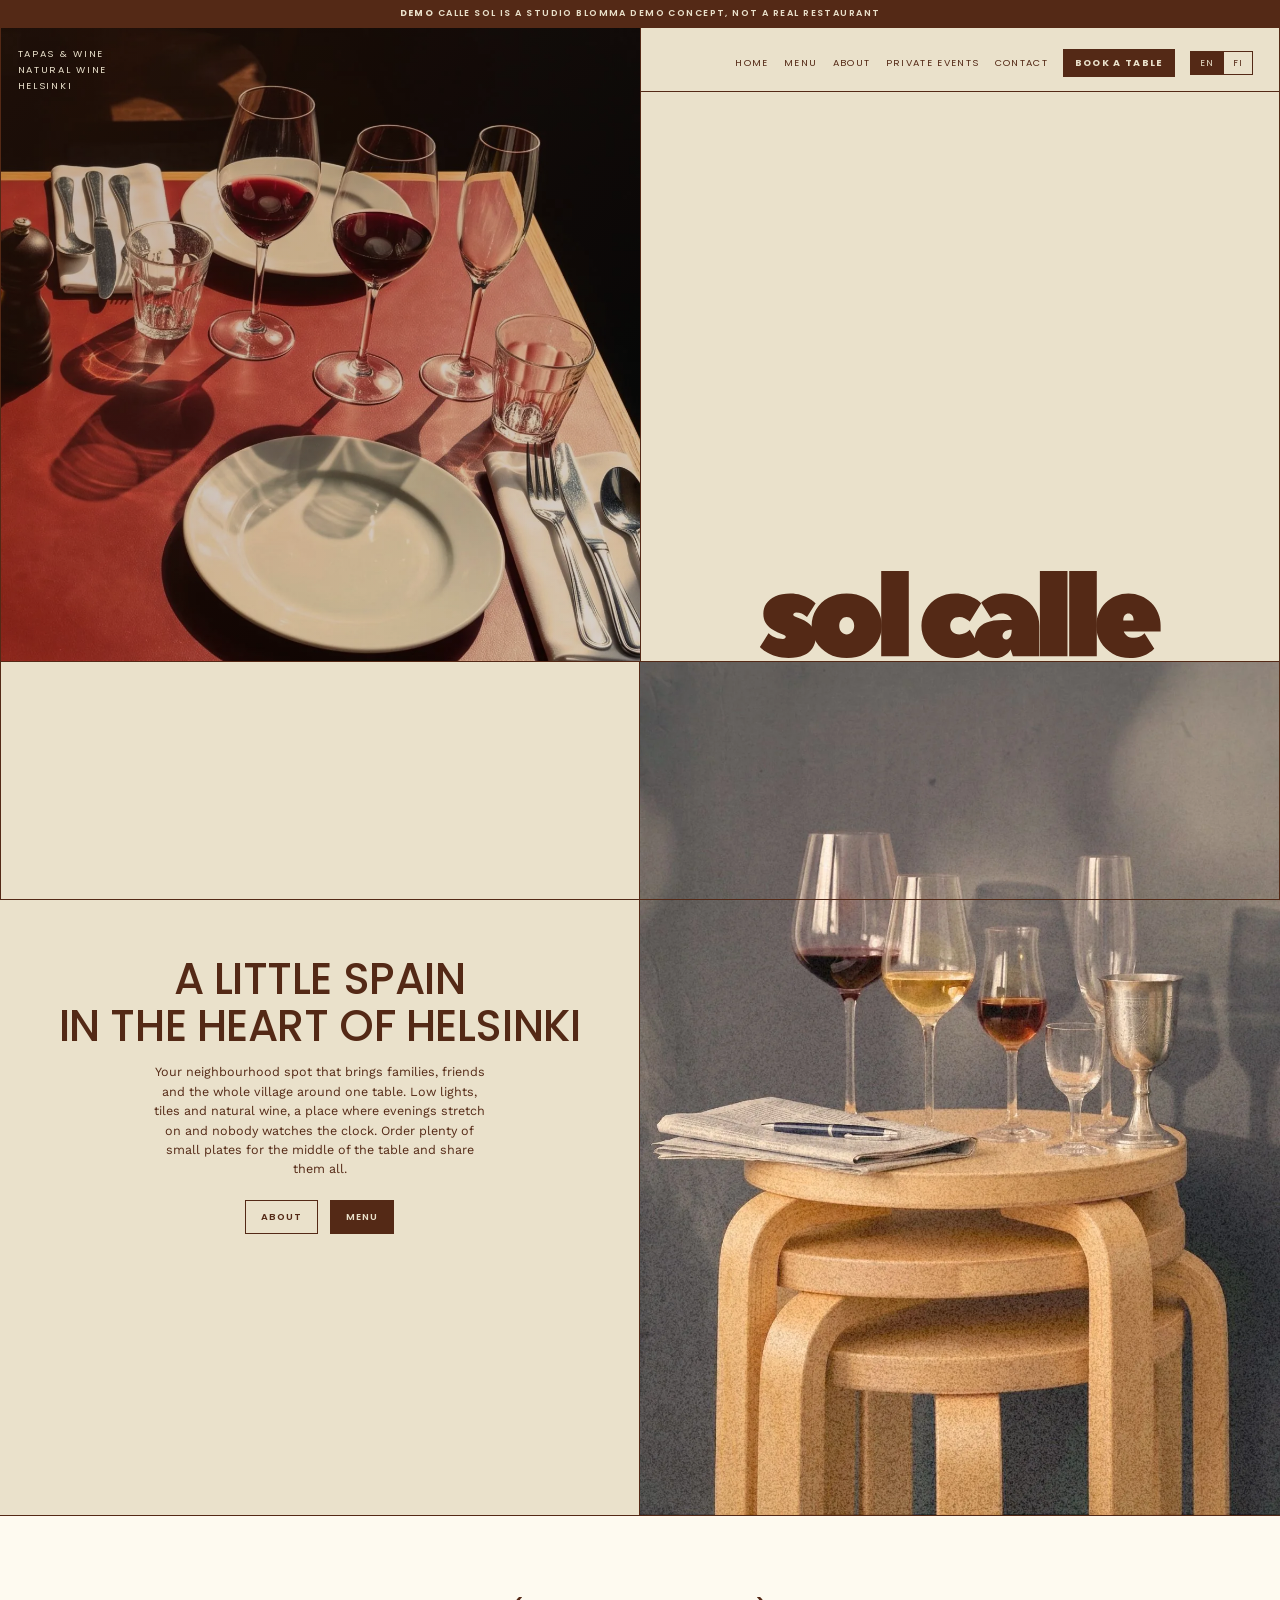
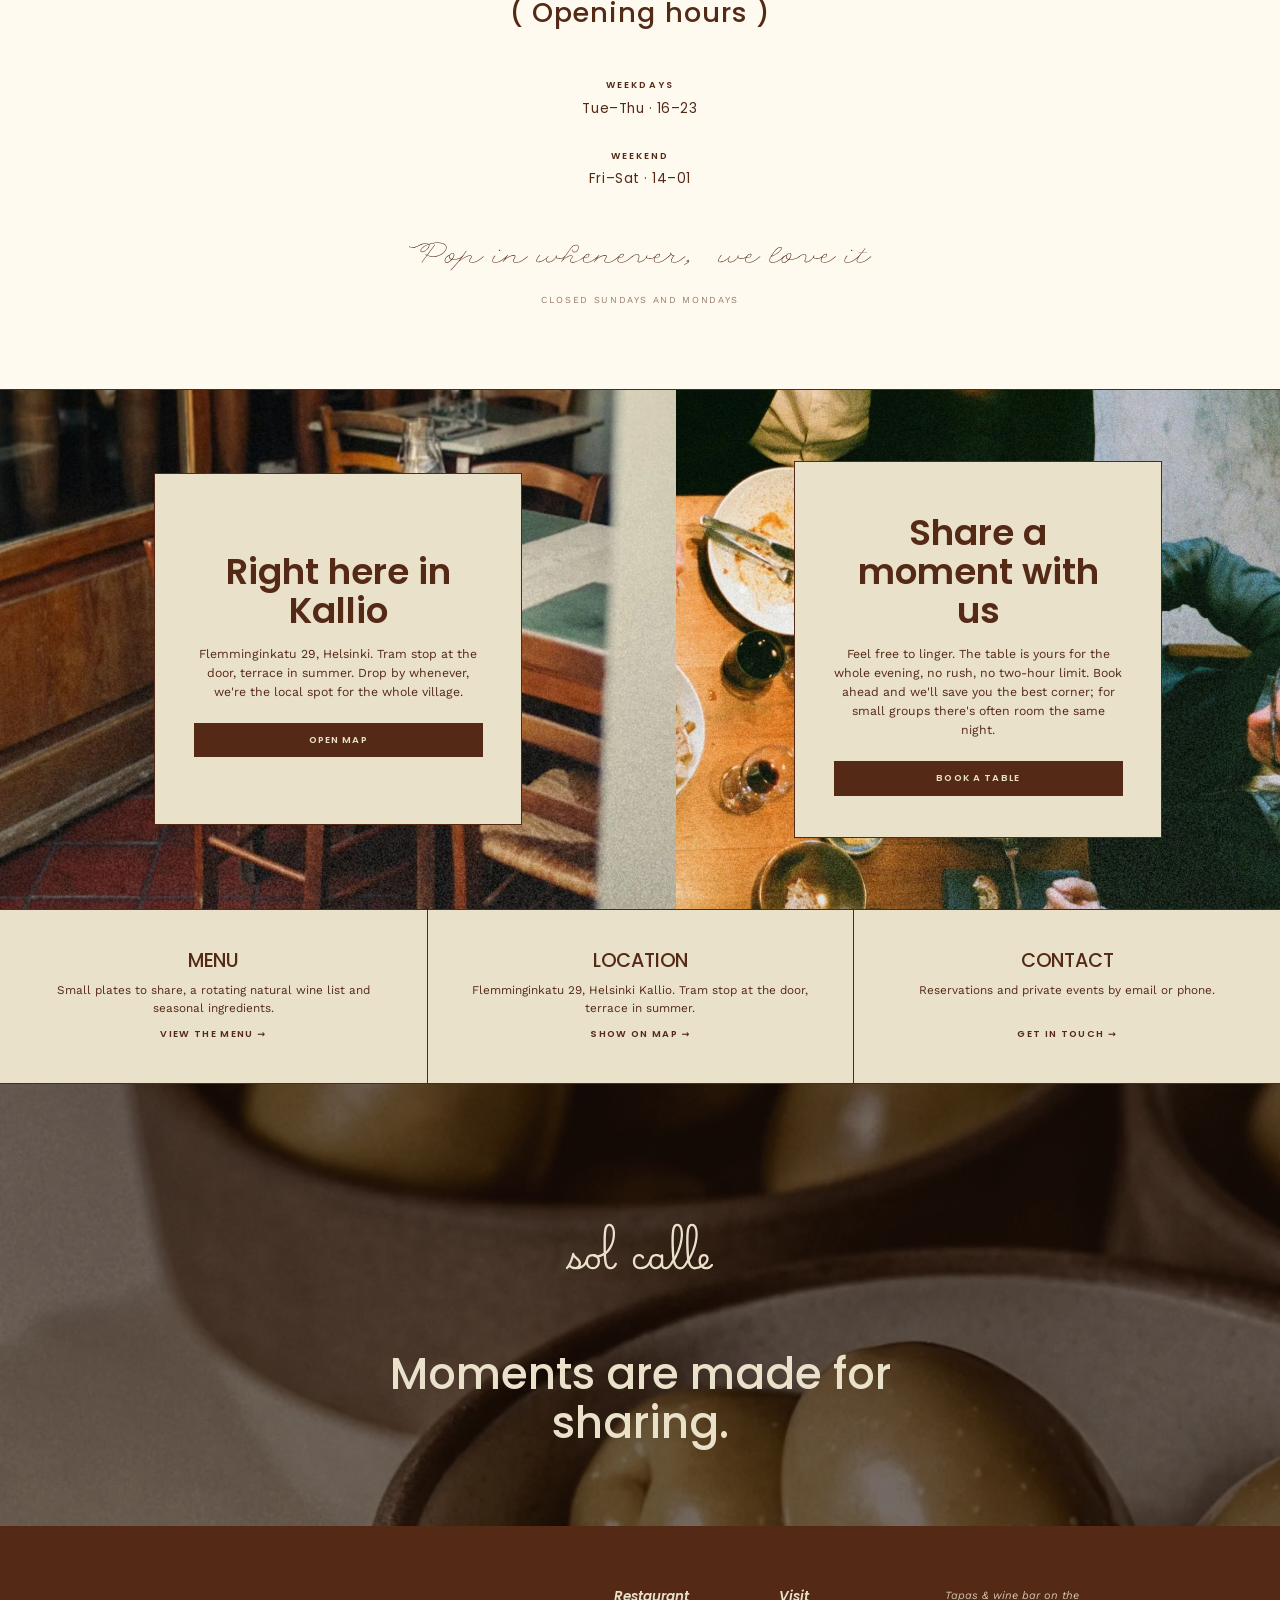
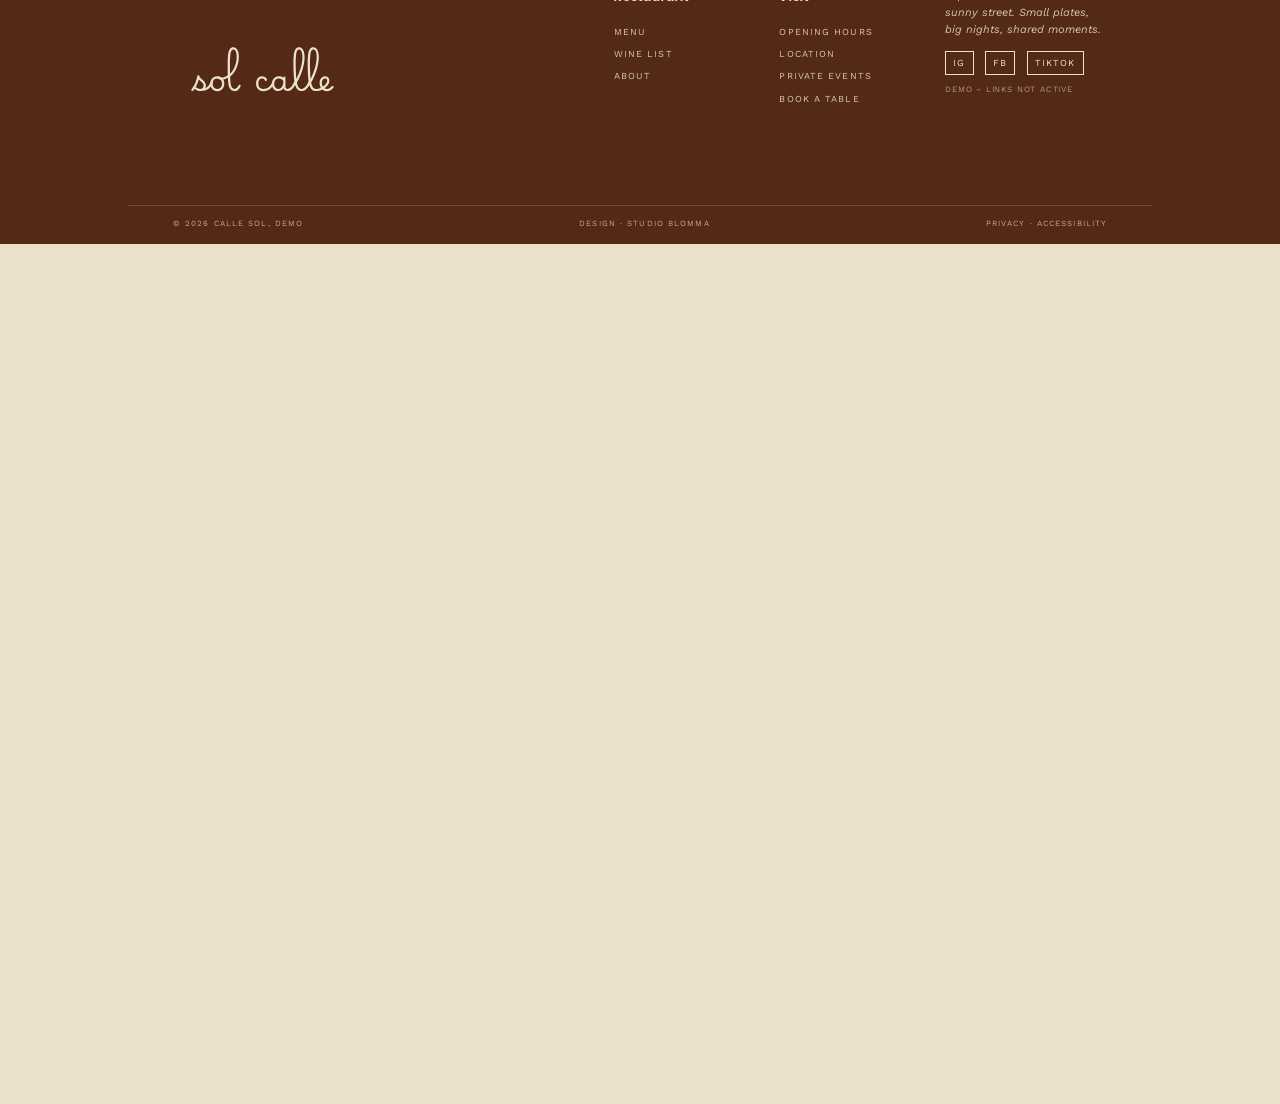
<file: index.html>
<!DOCTYPE html>
<html lang="en" data-lang="en">
<head>
  <meta charset="UTF-8" />
  <meta name="viewport" content="width=device-width, initial-scale=1.0" />
  <title>Calle Sol, tapas &amp; wine bar (demo)</title>
  <meta name="description" content="Calle Sol, a little Spain in the heart of Helsinki. Tapas, natural wine and shared moments. (Studio Blomma demo concept.)" />

  <link rel="preconnect" href="https://fonts.googleapis.com" />
  <link rel="preconnect" href="https://fonts.gstatic.com" crossorigin />
  <link href="https://fonts.googleapis.com/css2?family=Poppins:wght@400;500;600&family=Work+Sans:wght@400;500;600&display=swap" rel="stylesheet" />

  <link rel="stylesheet" href="sivut.css" />
  <script src="lang.js"></script>
</head>
<body>

  <!-- ====== STICKY-YLÄPALKKI (skrollatessa) ====== -->
  <header class="scrolltop" id="scrolltop">
    <a href="index.html" class="scrolltop__logo" aria-label="Calle Sol"></a>
    <nav class="scrolltop__nav">
      <a href="index.html"><span data-l="en">Home</span><span data-l="fi">Etusivu</span></a>
      <a href="assets/menu/calle-sol-menu.pdf" target="_blank" rel="noopener"><span data-l="en">Menu</span><span data-l="fi">Ruokalista</span></a>
      <a href="meista.html"><span data-l="en">About</span><span data-l="fi">Meistä</span></a>
      <a href="yksityistilaisuudet.html"><span data-l="en">Private events</span><span data-l="fi">Yksityistilaisuudet</span></a>
      <a href="ota-yhteytta.html"><span data-l="en">Contact</span><span data-l="fi">Yhteystiedot</span></a>
      <a class="is-cta" href="ota-yhteytta.html#varaa"><span data-l="en">Book a table</span><span data-l="fi">Varaa pöytä</span></a>
      <span class="langtoggle">
        <button type="button" data-setlang="en">EN</button>
        <button type="button" data-setlang="fi">FI</button>
      </span>
      <button type="button" class="navtoggle" data-nav-open aria-label="Menu">☰</button>
    </nav>
  </header>

  <!-- ====== DEMO-MUISTUTUS ====== -->
  <div class="demo-bar">
    <b>Demo</b>
    <span data-l="en"> Calle Sol is a Studio Blomma demo concept, not a real restaurant</span>
    <span data-l="fi"> Calle Sol on Studio Blomman demokonsepti, ei oikea ravintola</span>
  </div>

  <!-- ====== 107 · HERO ====== -->
  <header class="hero107">
    <div class="hero107__img" style="background-image:linear-gradient(135deg, rgba(84,41,22,.35), rgba(0,0,0,.15)), url('assets/kuvat/kuva-5.webp')">
      <div class="hero107__corner">
        <span data-l="en">Tapas &amp; wine<br />Natural wine<br />Helsinki</span>
        <span data-l="fi">Tapas &amp; vino<br />Luonnonviini<br />Helsinki</span>
      </div>
    </div>
    <div class="hero107__panel">
      <nav class="hero107__nav">
        <a href="index.html"><span data-l="en">Home</span><span data-l="fi">Etusivu</span></a>
        <a href="assets/menu/calle-sol-menu.pdf" target="_blank" rel="noopener"><span data-l="en">Menu</span><span data-l="fi">Ruokalista</span></a>
        <a href="meista.html"><span data-l="en">About</span><span data-l="fi">Meistä</span></a>
        <a href="yksityistilaisuudet.html"><span data-l="en">Private events</span><span data-l="fi">Yksityistilaisuudet</span></a>
        <a href="ota-yhteytta.html"><span data-l="en">Contact</span><span data-l="fi">Yhteystiedot</span></a>
        <a class="is-cta" href="ota-yhteytta.html#varaa"><span data-l="en">Book a table</span><span data-l="fi">Varaa pöytä</span></a>
        <span class="langtoggle">
          <button type="button" data-setlang="en">EN</button>
          <button type="button" data-setlang="fi">FI</button>
        </span>
        <button type="button" class="navtoggle" data-nav-open aria-label="Menu">☰</button>
      </nav>
      <span class="hero107__logo logomask" role="img" aria-label="Calle Sol"></span>
    </div>
  </header>

  <!-- ====== 205 · LYHYT ESITTELY ====== -->
  <section class="intro205" id="esittely">
    <div class="intro205__text">
      <span class="eyebrow"><span data-l="en">What · where · vibe</span><span data-l="fi">Mitä · missä · tunnelma</span></span>
      <h2>
        <span data-l="en">A little <em>Spain</em><br />in the heart of Helsinki</span>
        <span data-l="fi">Pieni <em>Espanja</em><br />keskellä Helsinkiä</span>
      </h2>
      <p class="intro205__body">
        <span data-l="en">Your neighbourhood spot that brings families, friends and the whole village around one table. Low lights, tiles and natural wine, a place where evenings stretch on and nobody watches the clock. Order plenty of small plates for the middle of the table and share them all.</span>
        <span data-l="fi">Sinun lähinaapurisi, joka tuo perheet, kaverit ja koko kylän saman pöydän ääreen. Matalat valot, kaakelit ja luonnonviini, paikka, jossa illat venyvät eikä kukaan katso kelloa. Tilataan rohkeasti monta lautasta keskelle pöytää ja jaetaan kaikki.</span>
      </p>
      <div class="intro205__btns">
        <a class="btn" href="meista.html"><span data-l="en">About</span><span data-l="fi">Meistä</span></a>
        <a class="btn btn--solid" href="assets/menu/calle-sol-menu.pdf" target="_blank" rel="noopener"><span data-l="en">Menu</span><span data-l="fi">Ruokalista</span></a>
      </div>
    </div>
    <div class="intro205__img" style="background-image:url('assets/kuvat/kuva-13.webp')"></div>
  </section>

  <!-- ====== AUKIOLOAJAT ====== -->
  <section class="hours" id="aukiolo">
    <h2 class="hours__title">( <span data-l="en">Opening hours</span><span data-l="fi">Aukioloajat</span> )</h2>
    <div class="hours__grid">
      <span class="hours__arrow">&lt;</span>
      <div class="hours__cols">
        <div class="hours__col">
          <span class="eyebrow"><span data-l="en">Weekdays</span><span data-l="fi">Arkisin</span></span>
          <p><span data-l="en">Tue–Thu · 16–23</span><span data-l="fi">Ti–To · 16–23</span></p>
        </div>
        <div class="hours__col">
          <span class="eyebrow"><span data-l="en">Weekend</span><span data-l="fi">Viikonloppu</span></span>
          <p><span data-l="en">Fri–Sat · 14–01</span><span data-l="fi">Pe–La · 14–01</span></p>
        </div>
      </div>
      <span class="hours__arrow">&gt;</span>
    </div>
    <p class="hours__note">
      <img class="hours__note-img" src="assets/graphics/pop-whenever.svg" alt="Pop in whenever, we love it" />
    </p>
    <p class="hours__closed"><span data-l="en">Closed Sundays and Mondays</span><span data-l="fi">Sunnuntaisin ja maanantaisin suljettu</span></p>
  </section>

  <!-- ====== 217 · KAKSI PANEELIA (sijainti + varaukset) ====== -->
  <section class="book217" id="varaa">
    <div class="book217__panel" style="background-image:url('assets/kuvat/kuva-6.webp')">
      <div class="book217__card">
        <h2><span data-l="en">Right here in Kallio</span><span data-l="fi">Täällä Kalliossa</span></h2>
        <p>
          <span data-l="en">Flemminginkatu 29, Helsinki. Tram stop at the door, terrace in summer. Drop by whenever, we're the local spot for the whole village.</span>
          <span data-l="fi">Flemminginkatu 29, Helsinki. Raitiovaunupysäkki oven edessä, terassi kesällä. Poikkea ihmeessä, me ollaan koko kylän lähibaari.</span>
        </p>
        <a class="btn btn--solid" href="ota-yhteytta.html#kartta"><span data-l="en">Open map</span><span data-l="fi">Avaa kartta</span></a>
      </div>
    </div>
    <div class="book217__panel" style="background-image:url('assets/kuvat/kuva-4.webp')">
      <div class="book217__card">
        <h2><span data-l="en">Share a moment with us</span><span data-l="fi">Jaa hetki meidän kanssamme</span></h2>
        <p>
          <span data-l="en">Feel free to linger. The table is yours for the whole evening, no rush, no two-hour limit. Book ahead and we'll save you the best corner; for small groups there's often room the same night.</span>
          <span data-l="fi">Meillä saa viipyä. Pöytä on sinun koko illaksi, ei kiirettä, ei kahden tunnin rajaa. Varaa etukäteen, niin pidämme parhaan nurkan sinulle; pienelle porukalle löytyy paikka usein samana iltanakin.</span>
        </p>
        <a class="btn btn--solid" href="ota-yhteytta.html#varaa"><span data-l="en">Book a table</span><span data-l="fi">Varaa pöytä</span></a>
      </div>
    </div>
  </section>

  <!-- ====== NOSTOT ====== -->
  <section class="nostot" id="yhteys">
    <article class="nostot__item">
      <span class="eyebrow">01</span>
      <h3><span data-l="en">Menu</span><span data-l="fi">Ruokalista</span></h3>
      <p><span data-l="en">Small plates to share, a rotating natural wine list and seasonal ingredients.</span><span data-l="fi">Pieniä lautasia jaettavaksi, vaihtuva luonnonviinilista ja kauden raaka-aineet.</span></p>
      <a class="nostot__link" href="assets/menu/calle-sol-menu.pdf" target="_blank" rel="noopener"><span data-l="en">View the menu</span><span data-l="fi">Katso ruokalista</span></a>
    </article>
    <article class="nostot__item">
      <span class="eyebrow">02</span>
      <h3><span data-l="en">Location</span><span data-l="fi">Sijainti</span></h3>
      <p><span data-l="en">Flemminginkatu 29, Helsinki Kallio. Tram stop at the door, terrace in summer.</span><span data-l="fi">Flemminginkatu 29, Helsingin Kallio. Raitiovaunupysäkki oven edessä, terassi kesällä.</span></p>
      <a class="nostot__link" href="ota-yhteytta.html#kartta"><span data-l="en">Show on map</span><span data-l="fi">Näytä kartalla</span></a>
    </article>
    <article class="nostot__item">
      <span class="eyebrow">03</span>
      <h3><span data-l="en">Contact</span><span data-l="fi">Yhteystiedot</span></h3>
      <p><span data-l="en">Reservations and private events by email or phone.</span><span data-l="fi">Varaukset ja yksityistilaisuudet sähköpostilla tai puhelimitse.</span></p>
      <a class="nostot__link" href="ota-yhteytta.html"><span data-l="en">Get in touch</span><span data-l="fi">Ota yhteyttä</span></a>
    </article>
  </section>

  <!-- ====== 908 · MISSIOLAUSE ====== -->
  <section class="mission908" style="background-image:linear-gradient(rgba(30,15,8,.62), rgba(30,15,8,.62)), url('assets/kuvat/kuva-11.webp')">
    <span class="logomask mission908__mark" aria-hidden="true"></span>
    <h2><span data-l="en">Moments are made for sharing.</span><span data-l="fi">Hetket on tehty jaettaviksi.</span></h2>
  </section>

  <!-- ====== 303 · FOOTER (kaikkiin sivuihin) ====== -->
  <footer class="footer303">
    <div class="footer303__main">
      <div>
        <span class="footer303__logo logomask" role="img" aria-label="Calle Sol"></span>
      </div>
      <div class="col">
        <h4><span data-l="en">Restaurant</span><span data-l="fi">Ravintola</span></h4>
        <a href="assets/menu/calle-sol-menu.pdf" target="_blank" rel="noopener"><span data-l="en">Menu</span><span data-l="fi">Ruokalista</span></a>
        <a href="assets/menu/calle-sol-menu.pdf" target="_blank" rel="noopener"><span data-l="en">Wine list</span><span data-l="fi">Viinilista</span></a>
        <a href="meista.html"><span data-l="en">About</span><span data-l="fi">Meistä</span></a>
      </div>
      <div class="col">
        <h4><span data-l="en">Visit</span><span data-l="fi">Vieraile</span></h4>
        <a href="#aukiolo"><span data-l="en">Opening hours</span><span data-l="fi">Aukioloajat</span></a>
        <a href="ota-yhteytta.html#kartta"><span data-l="en">Location</span><span data-l="fi">Sijainti</span></a>
        <a href="yksityistilaisuudet.html"><span data-l="en">Private events</span><span data-l="fi">Yksityistilaisuudet</span></a>
        <a href="ota-yhteytta.html#varaa"><span data-l="en">Book a table</span><span data-l="fi">Varaa pöytä</span></a>
      </div>
      <div>
        <p class="footer303__desc">
          <span data-l="en">Tapas &amp; wine bar on the sunny street. Small plates, big nights, shared moments.</span>
          <span data-l="fi">Tapas &amp; viinibaari aurinkokadun varrella. Pieniä lautasia, isoja iltoja, jaettuja hetkiä.</span>
        </p>
        <div class="footer303__social">
          <a href="#" class="demolink">IG</a>
          <a href="#" class="demolink">FB</a>
          <a href="#" class="demolink">TikTok</a>
        </div>
        <p class="footer303__socialnote">
          <span data-l="en">Demo – links not active</span>
          <span data-l="fi">Demo – linkit eivät käytössä</span>
        </p>
      </div>
    </div>
    <div class="footer303__legal">
      <span>© 2026 Calle Sol, demo</span>
      <span><span data-l="en">Design</span><span data-l="fi">Suunnittelu</span> · Studio Blomma</span>
      <span><span data-l="en">Privacy · Accessibility</span><span data-l="fi">Tietosuoja · Saavutettavuus</span></span>
    </div>
  </footer>

  <!-- ====== MOBIILIVALIKKO-OVERLAY ====== -->
  <div class="navmodal" id="navmodal" hidden>
    <div class="navmodal__overlay" data-nav-close></div>
    <nav class="navmodal__dialog" role="dialog" aria-modal="true" aria-label="Menu">
      <button class="navmodal__close" type="button" data-nav-close aria-label="Close">×</button>
      <a href="index.html"><span data-l="en">Home</span><span data-l="fi">Etusivu</span></a>
      <a href="assets/menu/calle-sol-menu.pdf" target="_blank" rel="noopener"><span data-l="en">Menu</span><span data-l="fi">Ruokalista</span></a>
      <a href="meista.html"><span data-l="en">About</span><span data-l="fi">Meistä</span></a>
      <a href="yksityistilaisuudet.html"><span data-l="en">Private events</span><span data-l="fi">Yksityistilaisuudet</span></a>
      <a href="ota-yhteytta.html"><span data-l="en">Contact</span><span data-l="fi">Yhteystiedot</span></a>
      <a class="is-cta" href="ota-yhteytta.html#varaa"><span data-l="en">Book a table</span><span data-l="fi">Varaa pöytä</span></a>
      <span class="langtoggle">
        <button type="button" data-setlang="en">EN</button>
        <button type="button" data-setlang="fi">FI</button>
      </span>
    </nav>
  </div>

  <!-- ====== BOOK A TABLE -MODAALI ====== -->
  <div class="bookmodal" id="bookmodal" hidden>
    <div class="bookmodal__overlay" data-book-close></div>
    <div class="bookmodal__dialog" role="dialog" aria-modal="true" aria-label="Book a table">
      <button class="bookmodal__close" type="button" data-book-close aria-label="Close">×</button>
      <div class="bookmodal__img"></div>
      <div class="bookmodal__body">
        <h2><span data-l="en">Book a table</span><span data-l="fi">Varaa pöytä</span></h2>
        <p>
          <span data-l="en">Reservations by email at <a href="mailto:hola@callesol.demo">hola@callesol.demo</a> or by phone on <a href="tel:+358401234567">+358 40 123 4567</a>. You can also fill in the booking form on our contact page, and we'll confirm your table and hold it for the whole evening.</span>
          <span data-l="fi">Varaukset sähköpostitse <a href="mailto:hola@callesol.demo">hola@callesol.demo</a> tai puhelimitse <a href="tel:+358401234567">+358 40 123 4567</a>. Voit myös täyttää varauslomakkeen yhteystiedot-sivulla, niin vahvistamme pöydän ja pidämme sen sinulle koko illaksi.</span>
        </p>
        <a class="btn btn--solid bookmodal__link" href="ota-yhteytta.html#varaa"><span data-l="en">Go to the booking page</span><span data-l="fi">Siirry varaussivulle</span></a>
      </div>
    </div>
  </div>

</body>
</html>
</file>
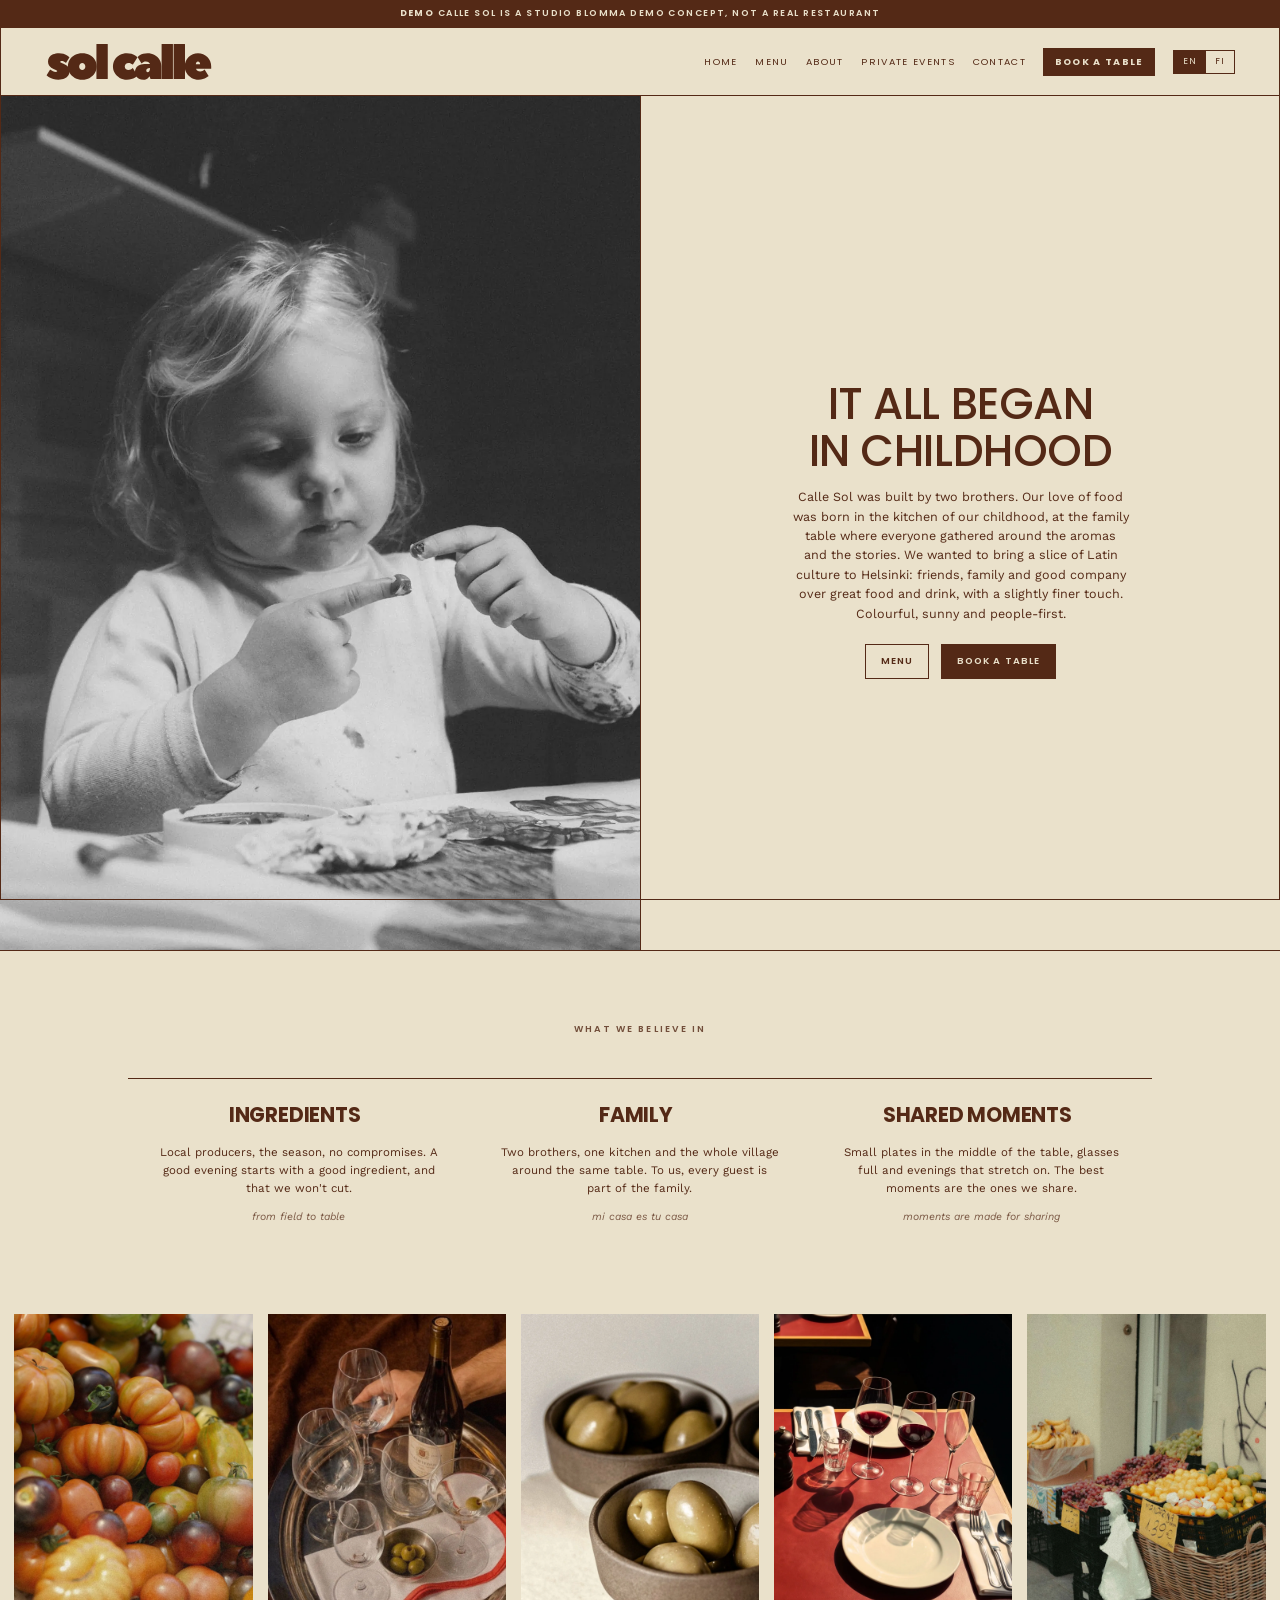
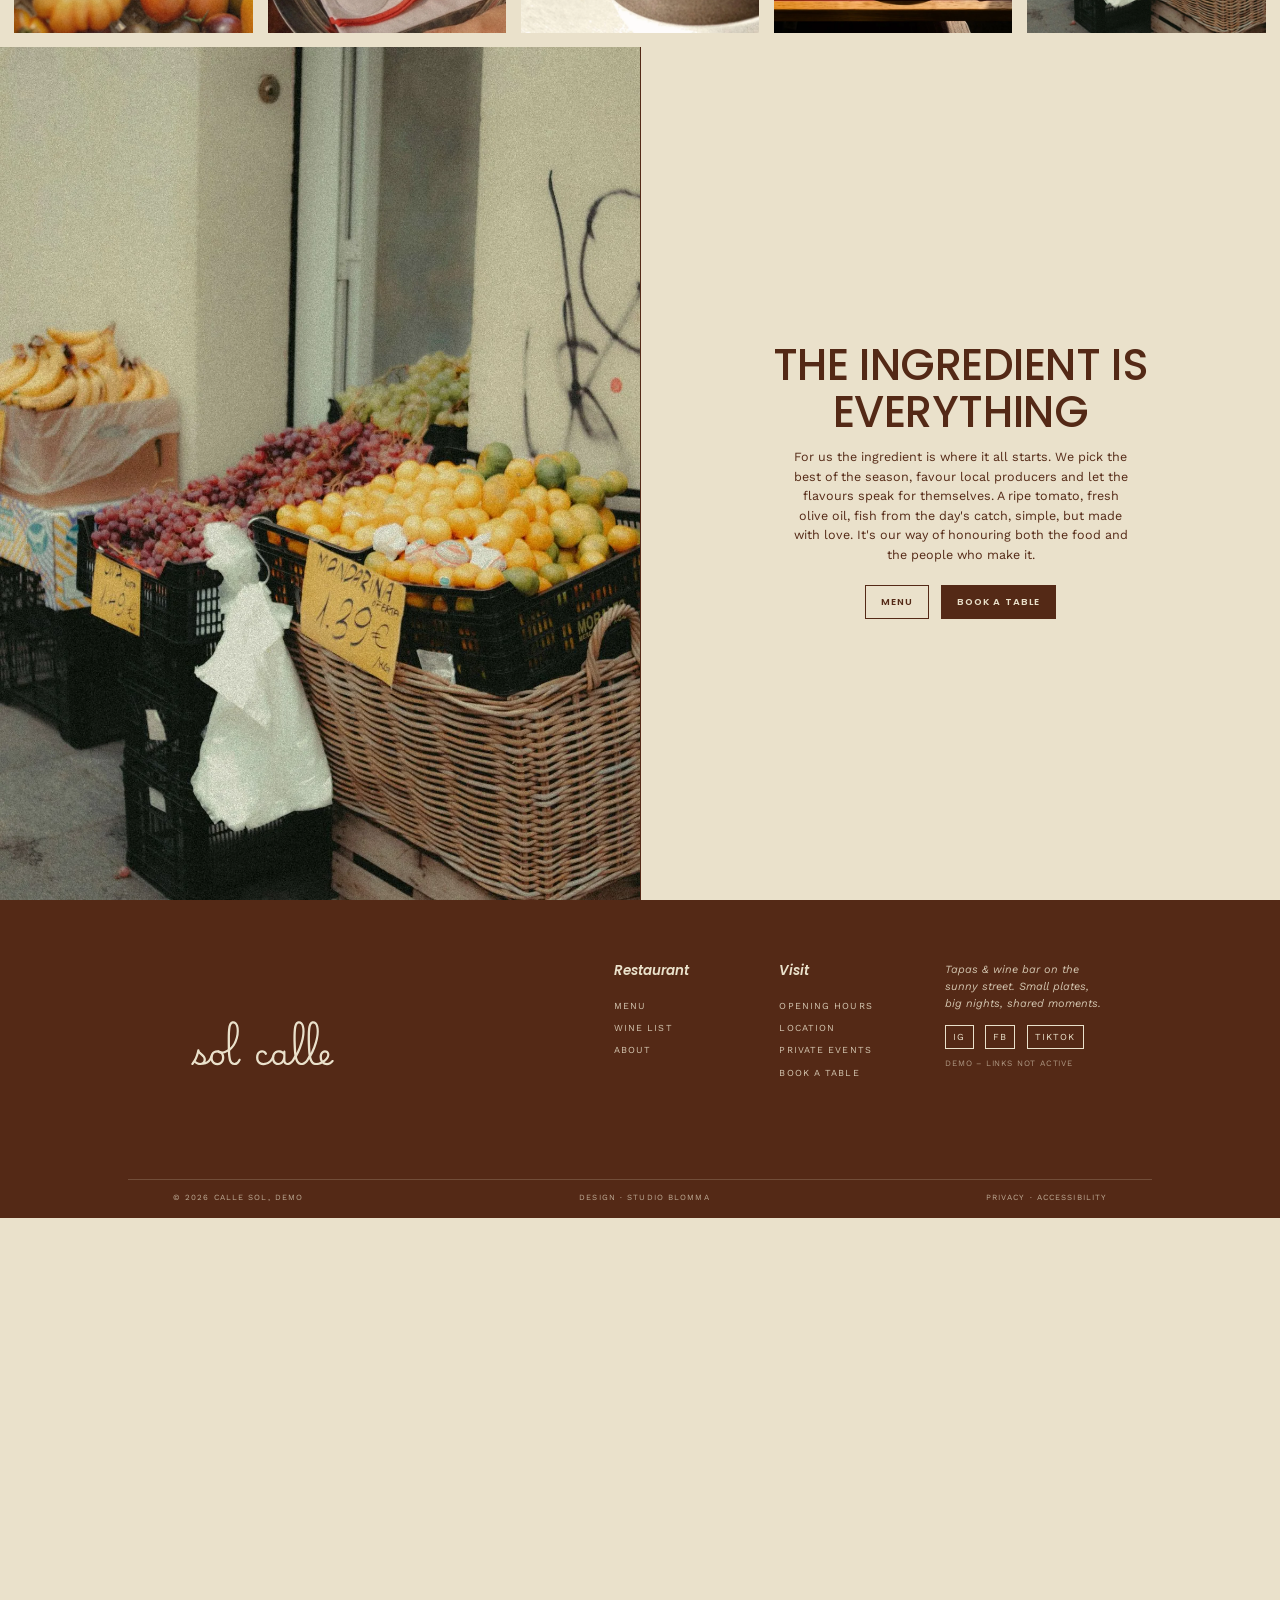
<file: meista.html>
<!DOCTYPE html>
<html lang="en" data-lang="en">
<head>
  <meta charset="UTF-8" />
  <meta name="viewport" content="width=device-width, initial-scale=1.0" />
  <title>Calle Sol, About (demo)</title>
  <meta name="description" content="Calle Sol, a tapas bar built by two brothers. A colourful, sunny and people-first slice of Latin culture in Helsinki. (Studio Blomma demo concept.)" />

  <link rel="preconnect" href="https://fonts.googleapis.com" />
  <link rel="preconnect" href="https://fonts.gstatic.com" crossorigin />
  <link href="https://fonts.googleapis.com/css2?family=Poppins:wght@400;500;600&family=Work+Sans:wght@400;500;600&display=swap" rel="stylesheet" />

  <link rel="stylesheet" href="sivut.css" />
  <script src="lang.js"></script>
</head>
<body>

  <!-- ====== STICKY-YLÄPALKKI (skrollatessa) ====== -->
  <header class="scrolltop" id="scrolltop">
    <a href="index.html" class="scrolltop__logo" aria-label="Calle Sol"></a>
    <nav class="scrolltop__nav">
      <a href="index.html"><span data-l="en">Home</span><span data-l="fi">Etusivu</span></a>
      <a href="assets/menu/calle-sol-menu.pdf" target="_blank" rel="noopener"><span data-l="en">Menu</span><span data-l="fi">Ruokalista</span></a>
      <a href="meista.html"><span data-l="en">About</span><span data-l="fi">Meistä</span></a>
      <a href="yksityistilaisuudet.html"><span data-l="en">Private events</span><span data-l="fi">Yksityistilaisuudet</span></a>
      <a href="ota-yhteytta.html"><span data-l="en">Contact</span><span data-l="fi">Yhteystiedot</span></a>
      <a class="is-cta" href="ota-yhteytta.html#varaa"><span data-l="en">Book a table</span><span data-l="fi">Varaa pöytä</span></a>
      <span class="langtoggle">
        <button type="button" data-setlang="en">EN</button>
        <button type="button" data-setlang="fi">FI</button>
      </span>
      <button type="button" class="navtoggle" data-nav-open aria-label="Menu">☰</button>
    </nav>
  </header>

  <!-- ====== DEMO-MUISTUTUS ====== -->
  <div class="demo-bar">
    <b>Demo</b>
    <span data-l="en"> Calle Sol is a Studio Blomma demo concept, not a real restaurant</span>
    <span data-l="fi"> Calle Sol on Studio Blomman demokonsepti, ei oikea ravintola</span>
  </div>

  <!-- ====== YLÄNAVI ====== -->
  <nav class="topnav">
    <a href="index.html"><span class="topnav__logo logomask" role="img" aria-label="Calle Sol"></span></a>
    <div class="topnav__links">
      <a href="index.html"><span data-l="en">Home</span><span data-l="fi">Etusivu</span></a>
      <a href="assets/menu/calle-sol-menu.pdf" target="_blank" rel="noopener"><span data-l="en">Menu</span><span data-l="fi">Ruokalista</span></a>
      <a href="meista.html"><span data-l="en">About</span><span data-l="fi">Meistä</span></a>
      <a href="yksityistilaisuudet.html"><span data-l="en">Private events</span><span data-l="fi">Yksityistilaisuudet</span></a>
      <a href="ota-yhteytta.html"><span data-l="en">Contact</span><span data-l="fi">Ota yhteyttä</span></a>
      <a class="is-cta" href="ota-yhteytta.html#varaa"><span data-l="en">Book a table</span><span data-l="fi">Varaa pöytä</span></a>
      <span class="langtoggle">
        <button type="button" data-setlang="en">EN</button>
        <button type="button" data-setlang="fi">FI</button>
      </span>
      <button type="button" class="navtoggle" data-nav-open aria-label="Menu">☰</button>
    </div>
  </nav>

  <!-- ====== 205 · ESITTELY (kuva vasen) ====== -->
  <section class="intro205 intro205--kuvavasen">
    <div class="intro205__text">
      <span class="eyebrow"><span data-l="en">About</span><span data-l="fi">Meistä</span></span>
      <h2>
        <span data-l="en">It all began<br />in <em>childhood</em></span>
        <span data-l="fi">Kaikki alkoi<br /><em>lapsuudesta</em></span>
      </h2>
      <p class="intro205__body">
        <span data-l="en">Calle Sol was built by two brothers. Our love of food was born in the kitchen of our childhood, at the family table where everyone gathered around the aromas and the stories. We wanted to bring a slice of Latin culture to Helsinki: friends, family and good company over great food and drink, with a slightly finer touch. Colourful, sunny and people-first.</span>
        <span data-l="fi">Calle Sol on rakennettu kahden veljeksen voimin. Rakkaus ruokaan syntyi jo lapsuuden keittiössä, perheen pöydässä, jossa kaikki kerääntyivät yhteen tuoksujen ja tarinoiden äärelle. Halusimme tuoda palan latinalaista kulttuuria Helsinkiin: kavereita, perhettä ja seuraa hyvän ruoan ja juoman äärellä, hieman fiinimmällä tyylillä. Värikkäästi, aurinkoisesti ja ihmisläheisesti.</span>
      </p>
      <div class="intro205__btns">
        <a class="btn" href="assets/menu/calle-sol-menu.pdf" target="_blank" rel="noopener"><span data-l="en">Menu</span><span data-l="fi">Ruokalista</span></a>
        <a class="btn btn--solid" href="ota-yhteytta.html#varaa"><span data-l="en">Book a table</span><span data-l="fi">Varaa pöytä</span></a>
      </div>
    </div>
    <div class="intro205__img" style="background-image:url('assets/kuvat/kuva-1.webp')"></div>
  </section>

  <!-- ====== 701 · ARVOT (avattavat) ====== -->
  <section class="arvot701">
    <span class="eyebrow"><span data-l="en">What we believe in</span><span data-l="fi">Mihin uskomme</span></span>
    <div class="arvot701__grid">
      <div class="arvot701__col">
        <details open>
          <summary><span data-l="en">Ingredients</span><span data-l="fi">Raaka-aineet</span></summary>
          <p>
            <span data-l="en">Local producers, the season, no compromises. A good evening starts with a good ingredient, and that we won't cut.</span>
            <span data-l="fi">Lähituottajat, sesonki ja ei kompromisseja. Hyvä ilta alkaa hyvästä raaka-aineesta, siitä emme tingi.</span>
          </p>
          <span class="sign"><span data-l="en"> from field to table</span><span data-l="fi"> pellolta pöytään</span></span>
        </details>
      </div>
      <div class="arvot701__col">
        <details open>
          <summary><span data-l="en">Family</span><span data-l="fi">Perhe</span></summary>
          <p>
            <span data-l="en">Two brothers, one kitchen and the whole village around the same table. To us, every guest is part of the family.</span>
            <span data-l="fi">Kaksi veljestä, yksi keittiö ja koko kylä saman pöydän ääressä. Meille jokainen vieras on osa perhettä.</span>
          </p>
          <span class="sign"> mi casa es tu casa</span>
        </details>
      </div>
      <div class="arvot701__col">
        <details open>
          <summary><span data-l="en">Shared moments</span><span data-l="fi">Jaetut hetket</span></summary>
          <p>
            <span data-l="en">Small plates in the middle of the table, glasses full and evenings that stretch on. The best moments are the ones we share.</span>
            <span data-l="fi">Pieniä lautasia keskelle pöytää, lasit täyteen ja illat venymään. Parhaat hetket syntyvät, kun ne jaetaan.</span>
          </p>
          <span class="sign"><span data-l="en"> moments are made for sharing</span><span data-l="fi"> hetket on tehty jaettaviksi</span></span>
        </details>
      </div>
    </div>
  </section>

  <!-- ====== 700 · GALLERIA (vain kuvat, ei otsikkoa) ====== -->
  <section class="galleria700">
    <div class="galleria700__row">
      <img src="assets/kuvat/kuva-8.webp" alt="" loading="lazy" />
      <img src="assets/kuvat/kuva-3.webp" alt="" loading="lazy" />
      <img src="assets/kuvat/kuva-11.webp" alt="" loading="lazy" />
      <img src="assets/kuvat/kuva-5.webp" alt="" loading="lazy" />
      <img src="assets/kuvat/kuva-12.webp" alt="" loading="lazy" />
    </div>
  </section>

  <!-- ====== 205 · RAAKA-AINEET (puolikkaat päittäin, kuva vasen) ====== -->
  <section class="intro205 intro205--kuvavasen">
    <div class="intro205__text">
      <span class="eyebrow"><span data-l="en">Ingredients</span><span data-l="fi">Raaka-aineet</span></span>
      <h2>
        <span data-l="en">The ingredient is<br /><em>everything</em></span>
        <span data-l="fi">Raaka-aine on<br /><em>kaiken a ja o</em></span>
      </h2>
      <p class="intro205__body">
        <span data-l="en">For us the ingredient is where it all starts. We pick the best of the season, favour local producers and let the flavours speak for themselves. A ripe tomato, fresh olive oil, fish from the day's catch, simple, but made with love. It's our way of honouring both the food and the people who make it.</span>
        <span data-l="fi">Meille raaka-aine on kaiken lähtökohta. Valitsemme sesongin parhaat, suosimme lähituottajia ja annamme makujen puhua puolestaan. Tomaatti kypsänä, oliiviöljy tuoreena, kala päivän saaliista, yksinkertaista, mutta tehtynä rakkaudella. Se on tapamme kunnioittaa sekä ruokaa että sen tekijöitä.</span>
      </p>
      <div class="intro205__btns">
        <a class="btn" href="assets/menu/calle-sol-menu.pdf" target="_blank" rel="noopener"><span data-l="en">Menu</span><span data-l="fi">Ruokalista</span></a>
        <a class="btn btn--solid" href="ota-yhteytta.html#varaa"><span data-l="en">Book a table</span><span data-l="fi">Varaa pöytä</span></a>
      </div>
    </div>
    <div class="intro205__img" style="background-image:url('assets/kuvat/kuva-12.webp')"></div>
  </section>

  <!-- ====== 303 · FOOTER ====== -->
  <footer class="footer303">
    <div class="footer303__main">
      <div>
        <span class="footer303__logo logomask" role="img" aria-label="Calle Sol"></span>
      </div>
      <div class="col">
        <h4><span data-l="en">Restaurant</span><span data-l="fi">Ravintola</span></h4>
        <a href="assets/menu/calle-sol-menu.pdf" target="_blank" rel="noopener"><span data-l="en">Menu</span><span data-l="fi">Ruokalista</span></a>
        <a href="assets/menu/calle-sol-menu.pdf" target="_blank" rel="noopener"><span data-l="en">Wine list</span><span data-l="fi">Viinilista</span></a>
        <a href="meista.html"><span data-l="en">About</span><span data-l="fi">Meistä</span></a>
      </div>
      <div class="col">
        <h4><span data-l="en">Visit</span><span data-l="fi">Vieraile</span></h4>
        <a href="index.html#aukiolo"><span data-l="en">Opening hours</span><span data-l="fi">Aukioloajat</span></a>
        <a href="ota-yhteytta.html#kartta"><span data-l="en">Location</span><span data-l="fi">Sijainti</span></a>
        <a href="yksityistilaisuudet.html"><span data-l="en">Private events</span><span data-l="fi">Yksityistilaisuudet</span></a>
        <a href="ota-yhteytta.html#varaa"><span data-l="en">Book a table</span><span data-l="fi">Varaa pöytä</span></a>
      </div>
      <div>
        <p class="footer303__desc">
          <span data-l="en">Tapas &amp; wine bar on the sunny street. Small plates, big nights, shared moments.</span>
          <span data-l="fi">Tapas &amp; viinibaari aurinkokadun varrella. Pieniä lautasia, isoja iltoja, jaettuja hetkiä.</span>
        </p>
        <div class="footer303__social">
          <a href="#" class="demolink">IG</a>
          <a href="#" class="demolink">FB</a>
          <a href="#" class="demolink">TikTok</a>
        </div>
        <p class="footer303__socialnote">
          <span data-l="en">Demo – links not active</span>
          <span data-l="fi">Demo – linkit eivät käytössä</span>
        </p>
      </div>
    </div>
    <div class="footer303__legal">
      <span>© 2026 Calle Sol, demo</span>
      <span><span data-l="en">Design</span><span data-l="fi">Suunnittelu</span> · Studio Blomma</span>
      <span><span data-l="en">Privacy · Accessibility</span><span data-l="fi">Tietosuoja · Saavutettavuus</span></span>
    </div>
  </footer>

  <!-- ====== MOBIILIVALIKKO-OVERLAY ====== -->
  <div class="navmodal" id="navmodal" hidden>
    <div class="navmodal__overlay" data-nav-close></div>
    <nav class="navmodal__dialog" role="dialog" aria-modal="true" aria-label="Menu">
      <button class="navmodal__close" type="button" data-nav-close aria-label="Close">×</button>
      <a href="index.html"><span data-l="en">Home</span><span data-l="fi">Etusivu</span></a>
      <a href="assets/menu/calle-sol-menu.pdf" target="_blank" rel="noopener"><span data-l="en">Menu</span><span data-l="fi">Ruokalista</span></a>
      <a href="meista.html"><span data-l="en">About</span><span data-l="fi">Meistä</span></a>
      <a href="yksityistilaisuudet.html"><span data-l="en">Private events</span><span data-l="fi">Yksityistilaisuudet</span></a>
      <a href="ota-yhteytta.html"><span data-l="en">Contact</span><span data-l="fi">Yhteystiedot</span></a>
      <a class="is-cta" href="ota-yhteytta.html#varaa"><span data-l="en">Book a table</span><span data-l="fi">Varaa pöytä</span></a>
      <span class="langtoggle">
        <button type="button" data-setlang="en">EN</button>
        <button type="button" data-setlang="fi">FI</button>
      </span>
    </nav>
  </div>

  <!-- ====== BOOK A TABLE -MODAALI ====== -->
  <div class="bookmodal" id="bookmodal" hidden>
    <div class="bookmodal__overlay" data-book-close></div>
    <div class="bookmodal__dialog" role="dialog" aria-modal="true" aria-label="Book a table">
      <button class="bookmodal__close" type="button" data-book-close aria-label="Close">×</button>
      <div class="bookmodal__img"></div>
      <div class="bookmodal__body">
        <h2><span data-l="en">Book a table</span><span data-l="fi">Varaa pöytä</span></h2>
        <p>
          <span data-l="en">Reservations by email at <a href="mailto:hola@callesol.demo">hola@callesol.demo</a> or by phone on <a href="tel:+358401234567">+358 40 123 4567</a>. You can also fill in the booking form on our contact page, and we'll confirm your table and hold it for the whole evening.</span>
          <span data-l="fi">Varaukset sähköpostitse <a href="mailto:hola@callesol.demo">hola@callesol.demo</a> tai puhelimitse <a href="tel:+358401234567">+358 40 123 4567</a>. Voit myös täyttää varauslomakkeen yhteystiedot-sivulla, niin vahvistamme pöydän ja pidämme sen sinulle koko illaksi.</span>
        </p>
        <a class="btn btn--solid bookmodal__link" href="ota-yhteytta.html#varaa"><span data-l="en">Go to the booking page</span><span data-l="fi">Siirry varaussivulle</span></a>
      </div>
    </div>
  </div>

</body>
</html>
</file>
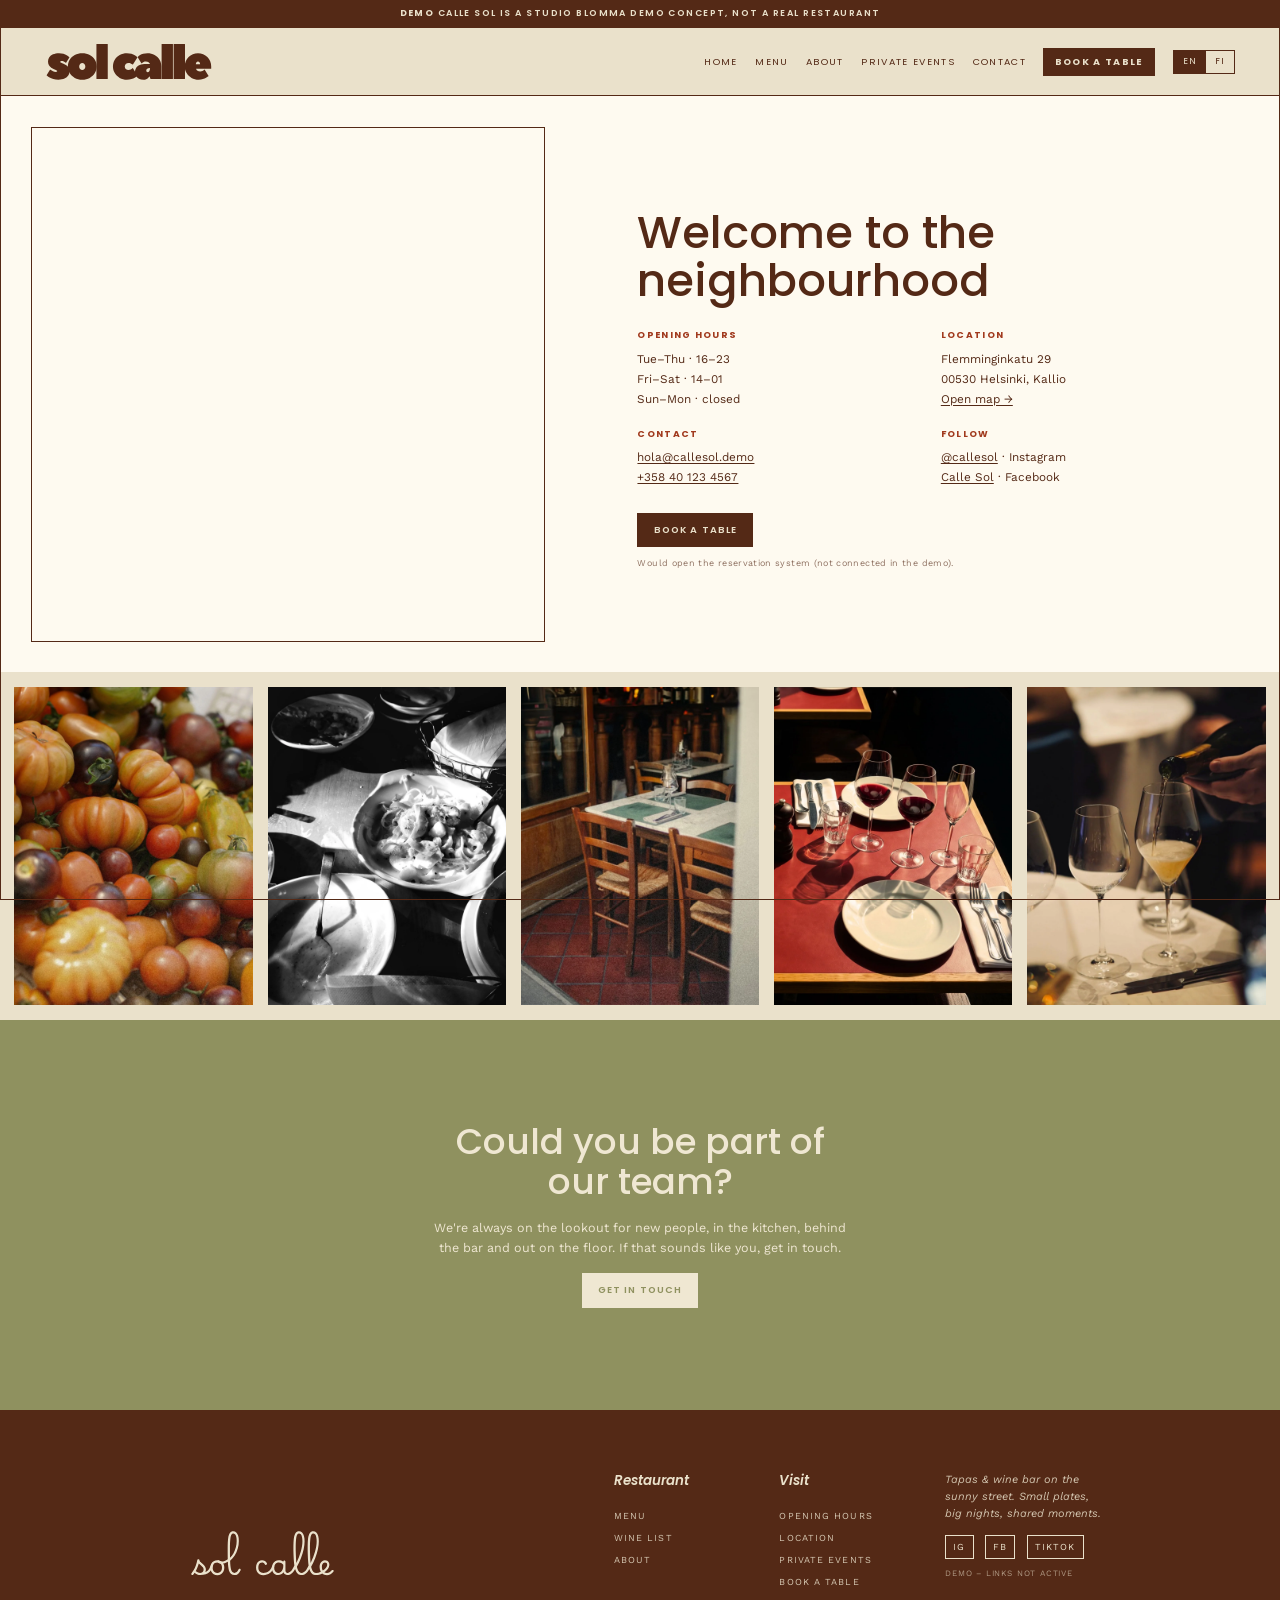
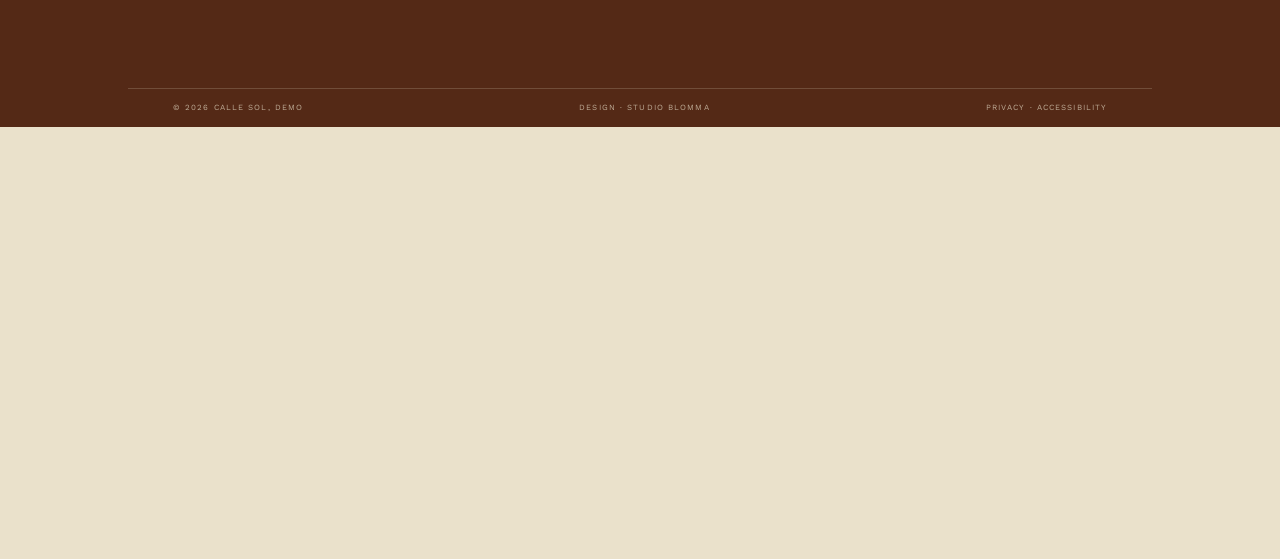
<file: ota-yhteytta.html>
<!DOCTYPE html>
<html lang="en" data-lang="en">
<head>
  <meta charset="UTF-8" />
  <meta name="viewport" content="width=device-width, initial-scale=1.0" />
  <title>Calle Sol, Contact (demo)</title>
  <meta name="description" content="Calle Sol, contact, opening hours and table booking. Flemminginkatu 29, Helsinki Kallio. (Studio Blomma demo concept.)" />

  <link rel="preconnect" href="https://fonts.googleapis.com" />
  <link rel="preconnect" href="https://fonts.gstatic.com" crossorigin />
  <link href="https://fonts.googleapis.com/css2?family=Poppins:wght@400;500;600&family=Work+Sans:wght@400;500;600&display=swap" rel="stylesheet" />

  <link rel="stylesheet" href="sivut.css" />
  <script src="lang.js"></script>
</head>
<body>

  <!-- ====== STICKY-YLÄPALKKI (skrollatessa) ====== -->
  <header class="scrolltop" id="scrolltop">
    <a href="index.html" class="scrolltop__logo" aria-label="Calle Sol"></a>
    <nav class="scrolltop__nav">
      <a href="index.html"><span data-l="en">Home</span><span data-l="fi">Etusivu</span></a>
      <a href="assets/menu/calle-sol-menu.pdf" target="_blank" rel="noopener"><span data-l="en">Menu</span><span data-l="fi">Ruokalista</span></a>
      <a href="meista.html"><span data-l="en">About</span><span data-l="fi">Meistä</span></a>
      <a href="yksityistilaisuudet.html"><span data-l="en">Private events</span><span data-l="fi">Yksityistilaisuudet</span></a>
      <a href="ota-yhteytta.html"><span data-l="en">Contact</span><span data-l="fi">Yhteystiedot</span></a>
      <a class="is-cta" href="ota-yhteytta.html#varaa"><span data-l="en">Book a table</span><span data-l="fi">Varaa pöytä</span></a>
      <span class="langtoggle">
        <button type="button" data-setlang="en">EN</button>
        <button type="button" data-setlang="fi">FI</button>
      </span>
      <button type="button" class="navtoggle" data-nav-open aria-label="Menu">☰</button>
    </nav>
  </header>

  <!-- ====== DEMO-MUISTUTUS ====== -->
  <div class="demo-bar">
    <b>Demo</b>
    <span data-l="en"> Calle Sol is a Studio Blomma demo concept, not a real restaurant</span>
    <span data-l="fi"> Calle Sol on Studio Blomman demokonsepti, ei oikea ravintola</span>
  </div>

  <!-- ====== YLÄNAVI ====== -->
  <nav class="topnav">
    <a href="index.html"><span class="topnav__logo logomask" role="img" aria-label="Calle Sol"></span></a>
    <div class="topnav__links">
      <a href="index.html"><span data-l="en">Home</span><span data-l="fi">Etusivu</span></a>
      <a href="assets/menu/calle-sol-menu.pdf" target="_blank" rel="noopener"><span data-l="en">Menu</span><span data-l="fi">Ruokalista</span></a>
      <a href="meista.html"><span data-l="en">About</span><span data-l="fi">Meistä</span></a>
      <a href="yksityistilaisuudet.html"><span data-l="en">Private events</span><span data-l="fi">Yksityistilaisuudet</span></a>
      <a href="ota-yhteytta.html"><span data-l="en">Contact</span><span data-l="fi">Ota yhteyttä</span></a>
      <a class="is-cta" href="#varaa"><span data-l="en">Book a table</span><span data-l="fi">Varaa pöytä</span></a>
      <span class="langtoggle">
        <button type="button" data-setlang="en">EN</button>
        <button type="button" data-setlang="fi">FI</button>
      </span>
      <button type="button" class="navtoggle" data-nav-open aria-label="Menu">☰</button>
    </div>
  </nav>

  <!-- ====== 209 · OTA YHTEYTTÄ (kartta + info) ====== -->
  <section class="kontakti209" id="varaa">
    <!-- Vasen palsta: kartta (kuvan sijaan) -->
    <div class="kontakti209__map" id="kartta">
      <iframe
        title="Calle Sol on the map, Flemminginkatu 29, Helsinki"
        loading="lazy"
        src="https://www.openstreetmap.org/export/embed.html?bbox=24.9490%2C60.1855%2C24.9590%2C60.1900&layer=mapnik&marker=60.18775%2C24.9540"></iframe>
    </div>

    <!-- Oikea palsta: tumma info + varaus -->
    <div class="kontakti209__panel">
      <span class="eyebrow"><span data-l="en">Contact</span><span data-l="fi">Ota yhteyttä</span></span>
      <h2><span data-l="en">Welcome to the <em>neighbourhood</em></span><span data-l="fi">Tervetuloa <em>kylään</em></span></h2>

      <div class="kontakti209__info">
        <div>
          <h4><span data-l="en">Opening hours</span><span data-l="fi">Aukioloajat</span></h4>
          <p>
            <span data-l="en">Tue–Thu · 16–23<br />Fri–Sat · 14–01<br />Sun–Mon · closed</span>
            <span data-l="fi">Ti–To · 16–23<br />Pe–La · 14–01<br />Su–Ma · suljettu</span>
          </p>
        </div>
        <div>
          <h4><span data-l="en">Location</span><span data-l="fi">Sijainti</span></h4>
          <p>
            Flemminginkatu 29<br />
            00530 Helsinki, Kallio<br />
            <a href="https://www.openstreetmap.org/?mlat=60.18775&amp;mlon=24.9540#map=17/60.18775/24.9540" target="_blank" rel="noopener"><span data-l="en">Open map →</span><span data-l="fi">Avaa kartta →</span></a>
          </p>
        </div>
        <div>
          <h4><span data-l="en">Contact</span><span data-l="fi">Yhteystiedot</span></h4>
          <p>
            <a href="mailto:hola@callesol.demo">hola@callesol.demo</a><br />
            <a href="tel:+358401234567">+358 40 123 4567</a>
          </p>
        </div>
        <div>
          <h4><span data-l="en">Follow</span><span data-l="fi">Seuraa</span></h4>
          <p>
            <a href="#" class="demolink">@callesol</a> · Instagram<br />
            <a href="#" class="demolink">Calle Sol</a> · Facebook
          </p>
        </div>
      </div>

      <a class="btn btn--solid" href="#varaa" onclick="alert(document.documentElement.getAttribute('data-lang')==='fi' ? 'Demo: tähän avautuisi pöydänvarausjärjestelmä.' : 'Demo: a table reservation system would open here.'); return false;"><span data-l="en">Book a table</span><span data-l="fi">Varaa pöytä</span></a>
      <span class="kontakti209__note"><span data-l="en">Would open the reservation system (not connected in the demo).</span><span data-l="fi">Avaisi pöydänvarausjärjestelmän (demossa ei kytketty).</span></span>
    </div>
  </section>

  <!-- ====== 700 · GALLERIA (vain kuvat, ei otsikkoa) ====== -->
  <section class="galleria700">
    <div class="galleria700__row">
      <img src="assets/kuvat/kuva-8.webp" alt="" loading="lazy" />
      <img src="assets/kuvat/kuva-2.webp" alt="" loading="lazy" />
      <img src="assets/kuvat/kuva-6.webp" alt="" loading="lazy" />
      <img src="assets/kuvat/kuva-5.webp" alt="" loading="lazy" />
      <img src="assets/kuvat/kuva-10.webp" alt="" loading="lazy" />
    </div>
  </section>

  <!-- ====== REKRY · vihreä tausta + yhteydenotto ====== -->
  <section class="rekry" style="background:var(--olive-husk); color:var(--paper-2)">
    <div class="rekry__inner">
      <h2><span data-l="en">Could you be part of our team?</span><span data-l="fi">Sinustako osa tiimiämme?</span></h2>
      <p>
        <span data-l="en">We're always on the lookout for new people, in the kitchen, behind the bar and out on the floor. If that sounds like you, get in touch.</span>
        <span data-l="fi">Etsimme jatkuvasti uusia työntekijöitä keittiöön, baaritiskille ja saliin. Jos kuulostaa sinulta, ota yhteyttä.</span>
      </p>
      <a class="btn btn--solid" href="mailto:hola@callesol.demo?subject=Ty%C3%B6hakemus%20%2F%20Job%20application"><span data-l="en">Get in touch</span><span data-l="fi">Ota yhteyttä</span></a>
    </div>
  </section>

  <!-- ====== 303 · FOOTER ====== -->
  <footer class="footer303">
    <div class="footer303__main">
      <div>
        <span class="footer303__logo logomask" role="img" aria-label="Calle Sol"></span>
      </div>
      <div class="col">
        <h4><span data-l="en">Restaurant</span><span data-l="fi">Ravintola</span></h4>
        <a href="assets/menu/calle-sol-menu.pdf" target="_blank" rel="noopener"><span data-l="en">Menu</span><span data-l="fi">Ruokalista</span></a>
        <a href="assets/menu/calle-sol-menu.pdf" target="_blank" rel="noopener"><span data-l="en">Wine list</span><span data-l="fi">Viinilista</span></a>
        <a href="meista.html"><span data-l="en">About</span><span data-l="fi">Meistä</span></a>
      </div>
      <div class="col">
        <h4><span data-l="en">Visit</span><span data-l="fi">Vieraile</span></h4>
        <a href="index.html#aukiolo"><span data-l="en">Opening hours</span><span data-l="fi">Aukioloajat</span></a>
        <a href="ota-yhteytta.html#kartta"><span data-l="en">Location</span><span data-l="fi">Sijainti</span></a>
        <a href="yksityistilaisuudet.html"><span data-l="en">Private events</span><span data-l="fi">Yksityistilaisuudet</span></a>
        <a href="#varaa"><span data-l="en">Book a table</span><span data-l="fi">Varaa pöytä</span></a>
      </div>
      <div>
        <p class="footer303__desc">
          <span data-l="en">Tapas &amp; wine bar on the sunny street. Small plates, big nights, shared moments.</span>
          <span data-l="fi">Tapas &amp; viinibaari aurinkokadun varrella. Pieniä lautasia, isoja iltoja, jaettuja hetkiä.</span>
        </p>
        <div class="footer303__social">
          <a href="#" class="demolink">IG</a>
          <a href="#" class="demolink">FB</a>
          <a href="#" class="demolink">TikTok</a>
        </div>
        <p class="footer303__socialnote">
          <span data-l="en">Demo – links not active</span>
          <span data-l="fi">Demo – linkit eivät käytössä</span>
        </p>
      </div>
    </div>
    <div class="footer303__legal">
      <span>© 2026 Calle Sol, demo</span>
      <span><span data-l="en">Design</span><span data-l="fi">Suunnittelu</span> · Studio Blomma</span>
      <span><span data-l="en">Privacy · Accessibility</span><span data-l="fi">Tietosuoja · Saavutettavuus</span></span>
    </div>
  </footer>

  <!-- ====== MOBIILIVALIKKO-OVERLAY ====== -->
  <div class="navmodal" id="navmodal" hidden>
    <div class="navmodal__overlay" data-nav-close></div>
    <nav class="navmodal__dialog" role="dialog" aria-modal="true" aria-label="Menu">
      <button class="navmodal__close" type="button" data-nav-close aria-label="Close">×</button>
      <a href="index.html"><span data-l="en">Home</span><span data-l="fi">Etusivu</span></a>
      <a href="assets/menu/calle-sol-menu.pdf" target="_blank" rel="noopener"><span data-l="en">Menu</span><span data-l="fi">Ruokalista</span></a>
      <a href="meista.html"><span data-l="en">About</span><span data-l="fi">Meistä</span></a>
      <a href="yksityistilaisuudet.html"><span data-l="en">Private events</span><span data-l="fi">Yksityistilaisuudet</span></a>
      <a href="ota-yhteytta.html"><span data-l="en">Contact</span><span data-l="fi">Yhteystiedot</span></a>
      <a class="is-cta" href="ota-yhteytta.html#varaa"><span data-l="en">Book a table</span><span data-l="fi">Varaa pöytä</span></a>
      <span class="langtoggle">
        <button type="button" data-setlang="en">EN</button>
        <button type="button" data-setlang="fi">FI</button>
      </span>
    </nav>
  </div>

</body>
</html>
</file>
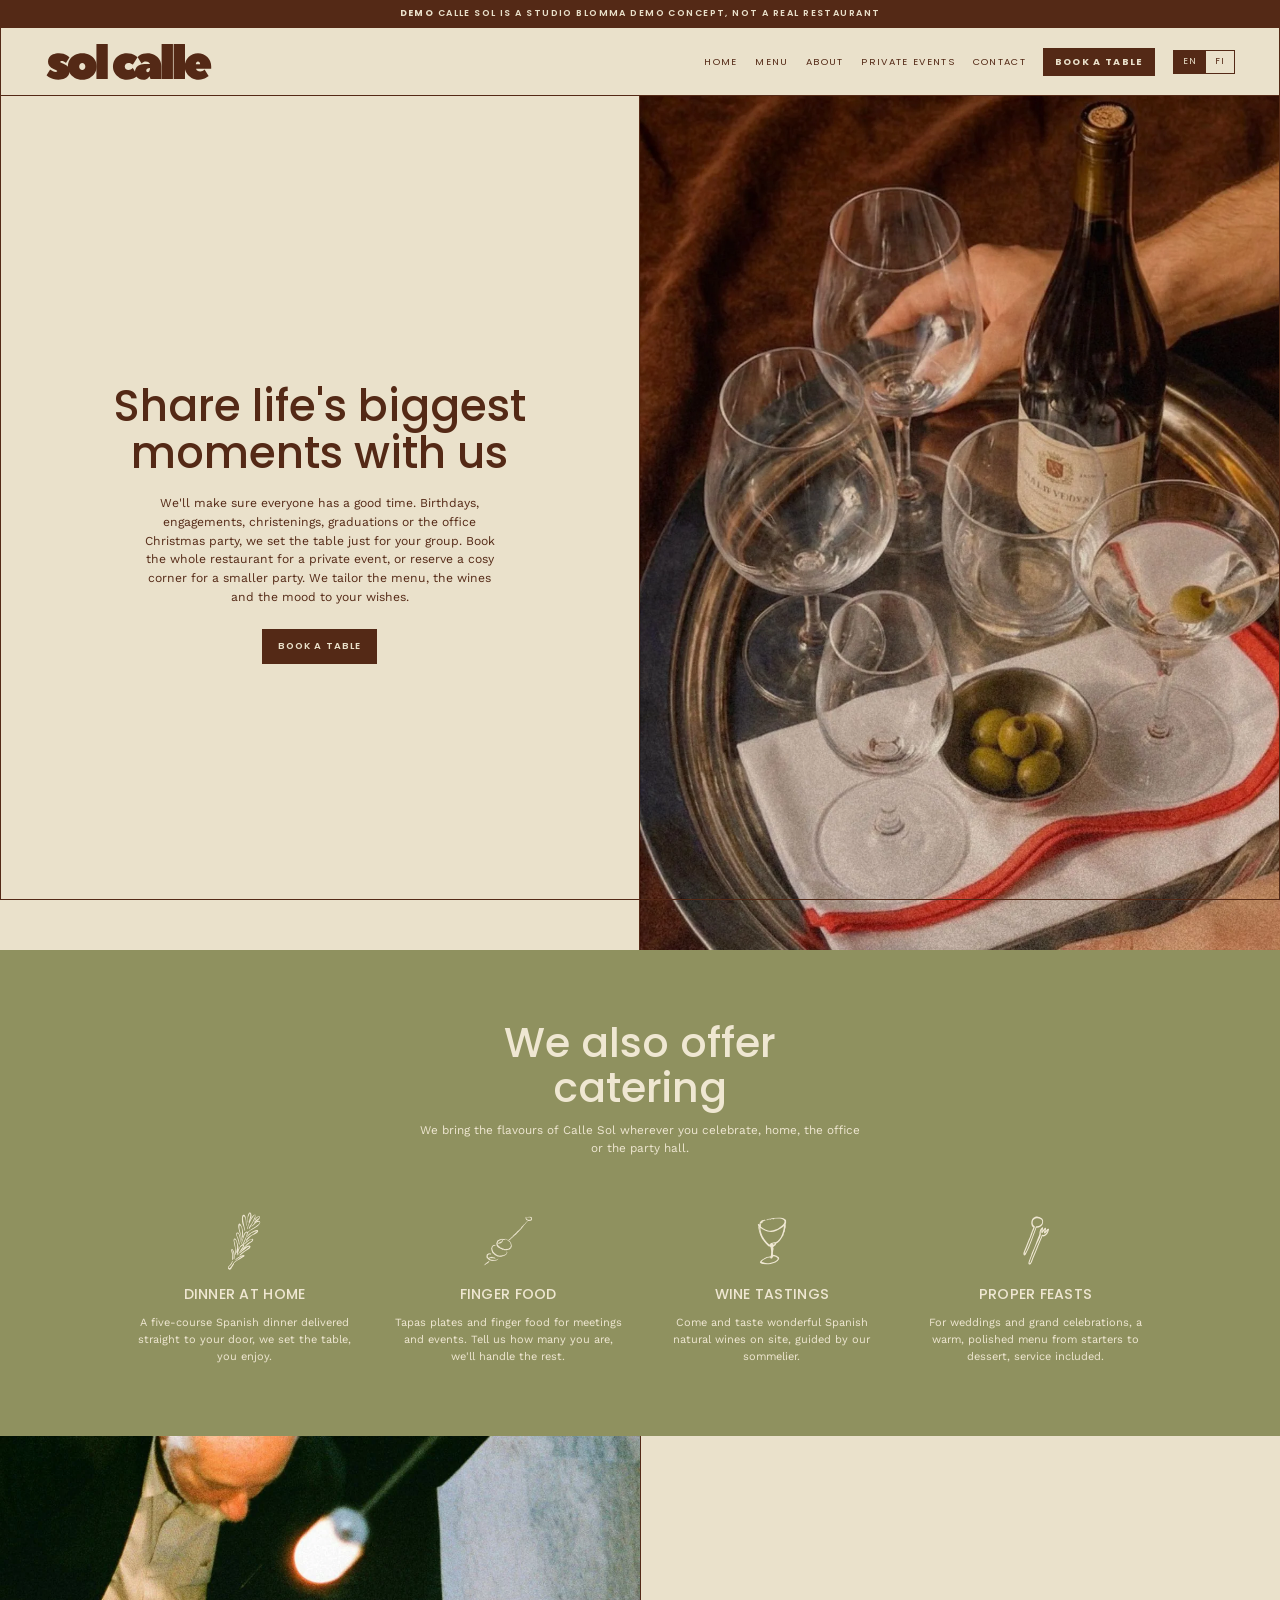
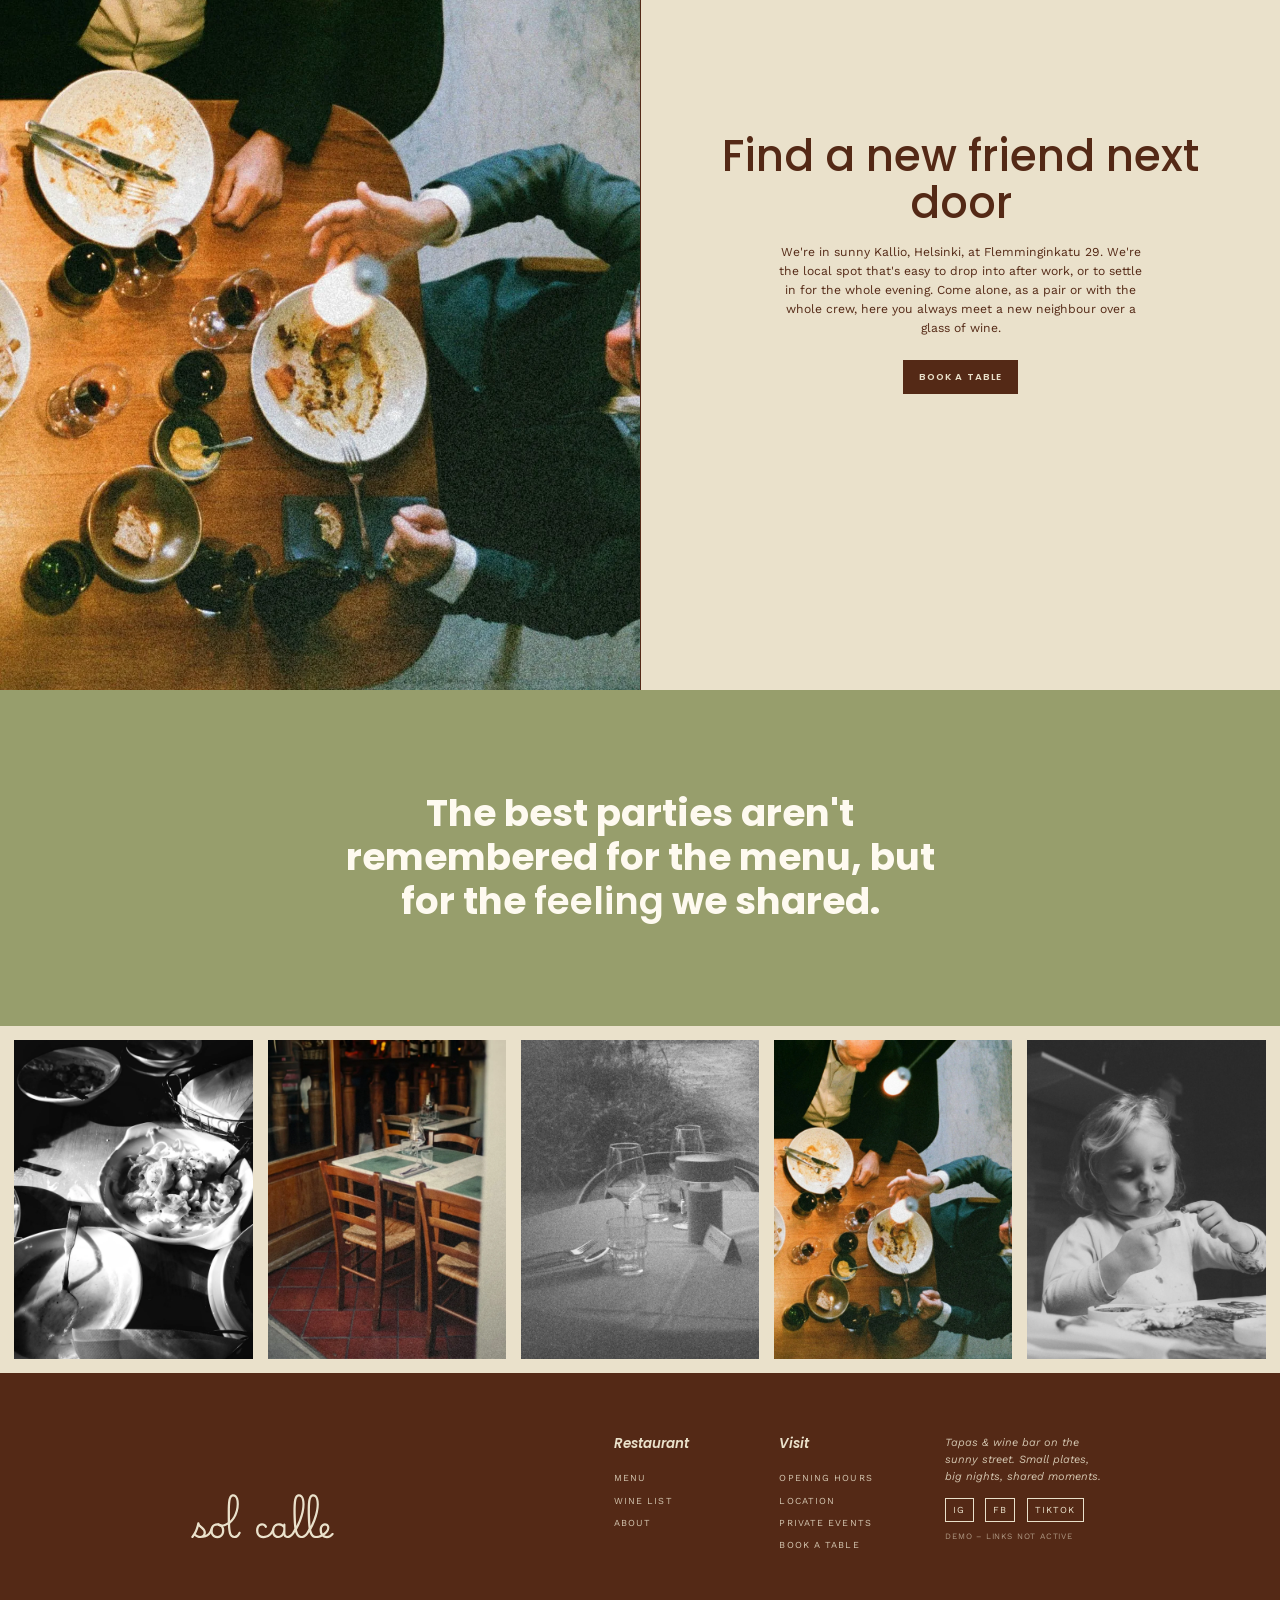
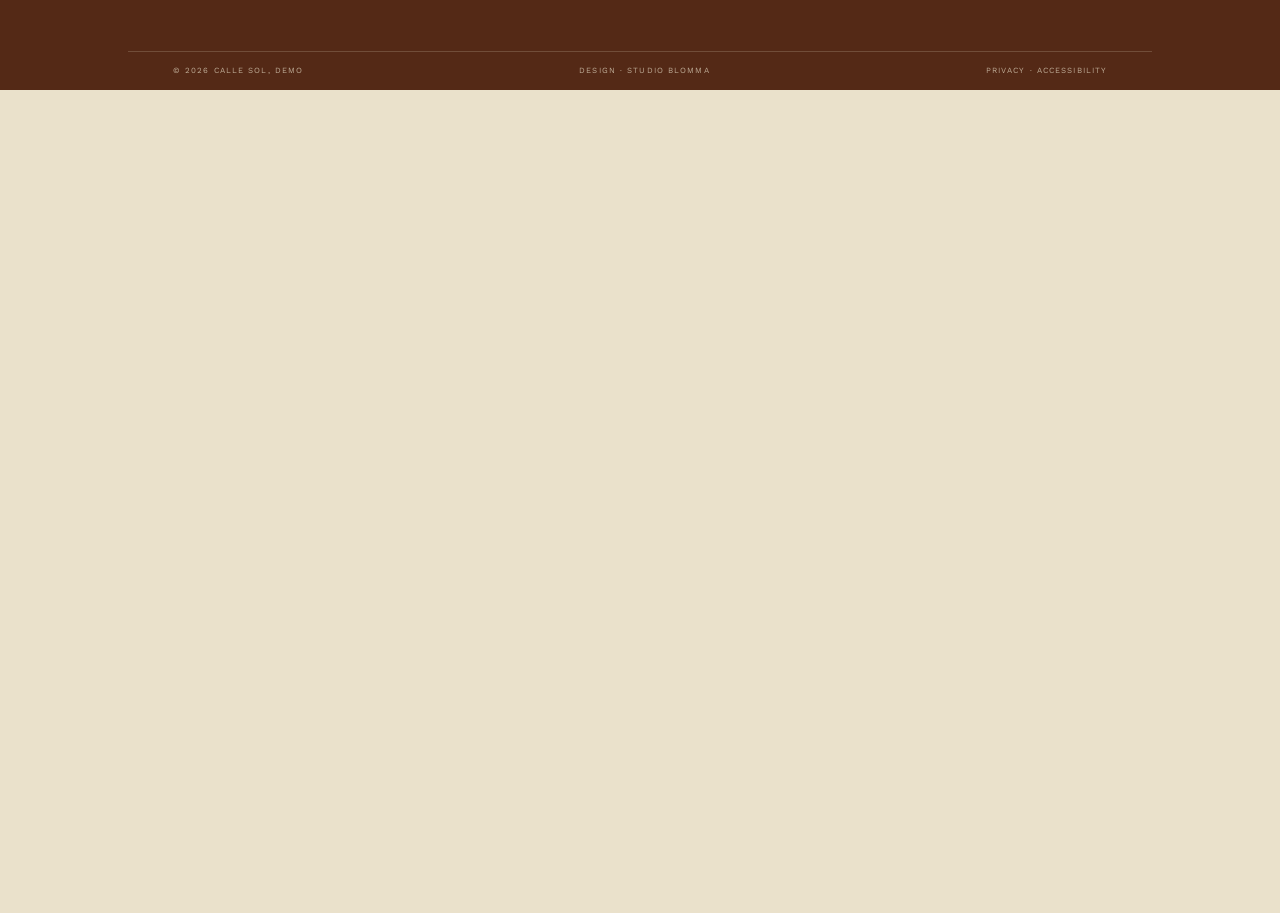
<file: yksityistilaisuudet.html>
<!DOCTYPE html>
<html lang="en" data-lang="en">
<head>
  <meta charset="UTF-8" />
  <meta name="viewport" content="width=device-width, initial-scale=1.0" />
  <title>Calle Sol, Private events &amp; catering (demo)</title>
  <meta name="description" content="Calle Sol, private events and catering. Share life's biggest moments with us. (Studio Blomma demo concept.)" />

  <link rel="preconnect" href="https://fonts.googleapis.com" />
  <link rel="preconnect" href="https://fonts.gstatic.com" crossorigin />
  <link href="https://fonts.googleapis.com/css2?family=Poppins:wght@400;500;600&family=Work+Sans:wght@400;500;600&display=swap" rel="stylesheet" />

  <link rel="stylesheet" href="sivut.css" />
  <script src="lang.js"></script>
</head>
<body>

  <!-- ====== STICKY-YLÄPALKKI (skrollatessa) ====== -->
  <header class="scrolltop" id="scrolltop">
    <a href="index.html" class="scrolltop__logo" aria-label="Calle Sol"></a>
    <nav class="scrolltop__nav">
      <a href="index.html"><span data-l="en">Home</span><span data-l="fi">Etusivu</span></a>
      <a href="assets/menu/calle-sol-menu.pdf" target="_blank" rel="noopener"><span data-l="en">Menu</span><span data-l="fi">Ruokalista</span></a>
      <a href="meista.html"><span data-l="en">About</span><span data-l="fi">Meistä</span></a>
      <a href="yksityistilaisuudet.html"><span data-l="en">Private events</span><span data-l="fi">Yksityistilaisuudet</span></a>
      <a href="ota-yhteytta.html"><span data-l="en">Contact</span><span data-l="fi">Yhteystiedot</span></a>
      <a class="is-cta" href="ota-yhteytta.html#varaa"><span data-l="en">Book a table</span><span data-l="fi">Varaa pöytä</span></a>
      <span class="langtoggle">
        <button type="button" data-setlang="en">EN</button>
        <button type="button" data-setlang="fi">FI</button>
      </span>
      <button type="button" class="navtoggle" data-nav-open aria-label="Menu">☰</button>
    </nav>
  </header>

  <!-- ====== DEMO-MUISTUTUS ====== -->
  <div class="demo-bar">
    <b>Demo</b>
    <span data-l="en"> Calle Sol is a Studio Blomma demo concept, not a real restaurant</span>
    <span data-l="fi"> Calle Sol on Studio Blomman demokonsepti, ei oikea ravintola</span>
  </div>

  <!-- ====== YLÄNAVI ====== -->
  <nav class="topnav">
    <a href="index.html"><span class="topnav__logo logomask" role="img" aria-label="Calle Sol"></span></a>
    <div class="topnav__links">
      <a href="index.html"><span data-l="en">Home</span><span data-l="fi">Etusivu</span></a>
      <a href="assets/menu/calle-sol-menu.pdf" target="_blank" rel="noopener"><span data-l="en">Menu</span><span data-l="fi">Ruokalista</span></a>
      <a href="meista.html"><span data-l="en">About</span><span data-l="fi">Meistä</span></a>
      <a href="yksityistilaisuudet.html"><span data-l="en">Private events</span><span data-l="fi">Yksityistilaisuudet</span></a>
      <a href="ota-yhteytta.html"><span data-l="en">Contact</span><span data-l="fi">Ota yhteyttä</span></a>
      <a class="is-cta" href="ota-yhteytta.html#varaa"><span data-l="en">Book a table</span><span data-l="fi">Varaa pöytä</span></a>
      <span class="langtoggle">
        <button type="button" data-setlang="en">EN</button>
        <button type="button" data-setlang="fi">FI</button>
      </span>
      <button type="button" class="navtoggle" data-nav-open aria-label="Menu">☰</button>
    </div>
  </nav>

  <!-- ====== 802 · YKSITYISTILAISUUDET ====== -->
  <section class="cta802">
    <div class="cta802__text">
      <span class="eyebrow"><span data-l="en">Private events</span><span data-l="fi">Yksityistilaisuudet</span></span>
      <h2>
        <span data-l="en">Share life's <em>biggest</em> moments with us</span>
        <span data-l="fi">Jaa elämäsi <em>tärkeimmät</em> hetket meidän kanssamme</span>
      </h2>
      <p>
        <span data-l="en">We'll make sure everyone has a good time. Birthdays, engagements, christenings, graduations or the office Christmas party, we set the table just for your group. Book the whole restaurant for a private event, or reserve a cosy corner for a smaller party. We tailor the menu, the wines and the mood to your wishes.</span>
        <span data-l="fi">Me pidämme huolen, että kaikki viihtyvät. Olipa kyseessä syntymäpäivät, kihlajaiset, ristiäiset, valmistujaiset tai firman pikkujoulut, katamme pöydän juuri sinun porukallesi. Koko ravintolan voi varata yksityiskäyttöön, tai rajata oman nurkkauksen pienemmälle seurueelle. Räätälöimme menun, viinit ja tunnelman toiveidesi mukaan.</span>
      </p>
      <a class="btn btn--solid" href="ota-yhteytta.html#varaa"><span data-l="en">Book a table</span><span data-l="fi">Varaa pöytä</span></a>
    </div>
    <div class="cta802__img" style="background-image:url('assets/kuvat/kuva-3.webp')"></div>
  </section>

  <!-- ====== 904 · CATERING (4 grafiikkaa) ====== -->
  <section class="value904">
    <div class="value904__head">
      <h2><span data-l="en">We also offer <em>catering</em></span><span data-l="fi">Tarjoamme myös <em>cateringia</em></span></h2>
      <p>
        <span data-l="en">We bring the flavours of Calle Sol wherever you celebrate, home, the office or the party hall.</span>
        <span data-l="fi">Tuomme Calle Solin maut sinne, missä sinä juhlit, kotiin, kokoukseen tai juhlasaliin.</span>
      </p>
    </div>
    <div class="value904__grid">
      <div class="value904__col">
        <span class="logomask g-rosmariini value904__ico" aria-hidden="true"></span>
        <h3><span data-l="en">Dinner at home</span><span data-l="fi">Illallinen kotiin</span></h3>
        <p>
          <span data-l="en">A five-course Spanish dinner delivered straight to your door, we set the table, you enjoy.</span>
          <span data-l="fi">Saat viiden ruokalajin espanjalaisen illallisen suoraan kotiovellesi, me katamme, sinä nautit.</span>
        </p>
      </div>
      <div class="value904__col">
        <span class="logomask g-tapas value904__ico" aria-hidden="true"></span>
        <h3><span data-l="en">Finger food</span><span data-l="fi">Pikkupurtavaa</span></h3>
        <p>
          <span data-l="en">Tapas plates and finger food for meetings and events. Tell us how many you are, we'll handle the rest.</span>
          <span data-l="fi">Tapaslautasia ja sormiruokaa kokouksiin ja tapahtumiin. Kerro montako olette, me hoidamme loput.</span>
        </p>
      </div>
      <div class="value904__col">
        <span class="logomask g-viinilasi value904__ico" aria-hidden="true"></span>
        <h3><span data-l="en">Wine tastings</span><span data-l="fi">Viininmaistajaiset</span></h3>
        <p>
          <span data-l="en">Come and taste wonderful Spanish natural wines on site, guided by our sommelier.</span>
          <span data-l="fi">Tule maistamaan ihania espanjalaisia luonnonviinejä paikan päällä, sommelierimme ohjaamana.</span>
        </p>
      </div>
      <div class="value904__col">
        <span class="logomask g-aterimet value904__ico" aria-hidden="true"></span>
        <h3><span data-l="en">Proper feasts</span><span data-l="fi">Kunnon ruokailut</span></h3>
        <p>
          <span data-l="en">For weddings and grand celebrations, a warm, polished menu from starters to dessert, service included.</span>
          <span data-l="fi">Häihin ja suuriin juhliin lämmin, huoliteltu menu alkupaloista jälkiruokaan, tarjoiluineen.</span>
        </p>
      </div>
    </div>
  </section>

  <!-- ====== 802 · LÄHINAAPURI (puolikkaat päittäin, kuva vasen) ====== -->
  <section class="cta802 cta802--flip">
    <div class="cta802__img" style="background-image:url('assets/kuvat/kuva-4.webp')"></div>
    <div class="cta802__text">
      <span class="eyebrow"><span data-l="en">In the neighbourhood</span><span data-l="fi">Naapurissa</span></span>
      <h2>
        <span data-l="en">Find a new <em>friend</em> next door</span>
        <span data-l="fi">Löydä uusi <em>kaveri</em> lähinaapurista</span>
      </h2>
      <p>
        <span data-l="en">We're in sunny Kallio, Helsinki, at Flemminginkatu 29. We're the local spot that's easy to drop into after work, or to settle in for the whole evening. Come alone, as a pair or with the whole crew, here you always meet a new neighbour over a glass of wine.</span>
        <span data-l="fi">Sijaitsemme aurinkoisessa Helsingin Kalliossa, osoitteessa Flemminginkatu 29. Olemme se lähibaari, johon on helppo pörähtää työpäivän jälkeen tai jäädä koko illaksi. Tule yksin, kaksin tai koko porukalla, täällä tutustut aina uuteen naapuriin viinilasin äärellä.</span>
      </p>
      <a class="btn btn--solid" href="ota-yhteytta.html#varaa"><span data-l="en">Book a table</span><span data-l="fi">Varaa pöytä</span></a>
    </div>
  </section>

  <!-- ====== 208 · INTRO-LAUSE (tausta väri 10, teksti väri 1) ====== -->
  <section class="intro208" style="background:var(--vari-10); color:var(--vari-1)">
    <p>
      <span data-l="en">The best parties aren't remembered for the menu, but for the <em>feeling</em> we shared.</span>
      <span data-l="fi">Parhaat juhlat eivät jää mieleen menusta, vaan <em>tunnelmasta</em> jonka jaoimme.</span>
    </p>
  </section>

  <!-- ====== 700 · GALLERIA (vain kuvat, ei otsikkoa) ====== -->
  <section class="galleria700">
    <div class="galleria700__row">
      <img src="assets/kuvat/kuva-2.webp" alt="" loading="lazy" />
      <img src="assets/kuvat/kuva-6.webp" alt="" loading="lazy" />
      <img src="assets/kuvat/kuva-7.webp" alt="" loading="lazy" />
      <img src="assets/kuvat/kuva-4.webp" alt="" loading="lazy" />
      <img src="assets/kuvat/kuva-1.webp" alt="" loading="lazy" />
    </div>
  </section>

  <!-- ====== 303 · FOOTER ====== -->
  <footer class="footer303">
    <div class="footer303__main">
      <div>
        <span class="footer303__logo logomask" role="img" aria-label="Calle Sol"></span>
      </div>
      <div class="col">
        <h4><span data-l="en">Restaurant</span><span data-l="fi">Ravintola</span></h4>
        <a href="assets/menu/calle-sol-menu.pdf" target="_blank" rel="noopener"><span data-l="en">Menu</span><span data-l="fi">Ruokalista</span></a>
        <a href="assets/menu/calle-sol-menu.pdf" target="_blank" rel="noopener"><span data-l="en">Wine list</span><span data-l="fi">Viinilista</span></a>
        <a href="meista.html"><span data-l="en">About</span><span data-l="fi">Meistä</span></a>
      </div>
      <div class="col">
        <h4><span data-l="en">Visit</span><span data-l="fi">Vieraile</span></h4>
        <a href="index.html#aukiolo"><span data-l="en">Opening hours</span><span data-l="fi">Aukioloajat</span></a>
        <a href="ota-yhteytta.html#kartta"><span data-l="en">Location</span><span data-l="fi">Sijainti</span></a>
        <a href="yksityistilaisuudet.html"><span data-l="en">Private events</span><span data-l="fi">Yksityistilaisuudet</span></a>
        <a href="ota-yhteytta.html#varaa"><span data-l="en">Book a table</span><span data-l="fi">Varaa pöytä</span></a>
      </div>
      <div>
        <p class="footer303__desc">
          <span data-l="en">Tapas &amp; wine bar on the sunny street. Small plates, big nights, shared moments.</span>
          <span data-l="fi">Tapas &amp; viinibaari aurinkokadun varrella. Pieniä lautasia, isoja iltoja, jaettuja hetkiä.</span>
        </p>
        <div class="footer303__social">
          <a href="#" class="demolink">IG</a>
          <a href="#" class="demolink">FB</a>
          <a href="#" class="demolink">TikTok</a>
        </div>
        <p class="footer303__socialnote">
          <span data-l="en">Demo – links not active</span>
          <span data-l="fi">Demo – linkit eivät käytössä</span>
        </p>
      </div>
    </div>
    <div class="footer303__legal">
      <span>© 2026 Calle Sol, demo</span>
      <span><span data-l="en">Design</span><span data-l="fi">Suunnittelu</span> · Studio Blomma</span>
      <span><span data-l="en">Privacy · Accessibility</span><span data-l="fi">Tietosuoja · Saavutettavuus</span></span>
    </div>
  </footer>

  <!-- ====== MOBIILIVALIKKO-OVERLAY ====== -->
  <div class="navmodal" id="navmodal" hidden>
    <div class="navmodal__overlay" data-nav-close></div>
    <nav class="navmodal__dialog" role="dialog" aria-modal="true" aria-label="Menu">
      <button class="navmodal__close" type="button" data-nav-close aria-label="Close">×</button>
      <a href="index.html"><span data-l="en">Home</span><span data-l="fi">Etusivu</span></a>
      <a href="assets/menu/calle-sol-menu.pdf" target="_blank" rel="noopener"><span data-l="en">Menu</span><span data-l="fi">Ruokalista</span></a>
      <a href="meista.html"><span data-l="en">About</span><span data-l="fi">Meistä</span></a>
      <a href="yksityistilaisuudet.html"><span data-l="en">Private events</span><span data-l="fi">Yksityistilaisuudet</span></a>
      <a href="ota-yhteytta.html"><span data-l="en">Contact</span><span data-l="fi">Yhteystiedot</span></a>
      <a class="is-cta" href="ota-yhteytta.html#varaa"><span data-l="en">Book a table</span><span data-l="fi">Varaa pöytä</span></a>
      <span class="langtoggle">
        <button type="button" data-setlang="en">EN</button>
        <button type="button" data-setlang="fi">FI</button>
      </span>
    </nav>
  </div>

  <!-- ====== BOOK A TABLE -MODAALI ====== -->
  <div class="bookmodal" id="bookmodal" hidden>
    <div class="bookmodal__overlay" data-book-close></div>
    <div class="bookmodal__dialog" role="dialog" aria-modal="true" aria-label="Book a table">
      <button class="bookmodal__close" type="button" data-book-close aria-label="Close">×</button>
      <div class="bookmodal__img"></div>
      <div class="bookmodal__body">
        <h2><span data-l="en">Book a table</span><span data-l="fi">Varaa pöytä</span></h2>
        <p>
          <span data-l="en">Reservations by email at <a href="mailto:hola@callesol.demo">hola@callesol.demo</a> or by phone on <a href="tel:+358401234567">+358 40 123 4567</a>. You can also fill in the booking form on our contact page, and we'll confirm your table and hold it for the whole evening.</span>
          <span data-l="fi">Varaukset sähköpostitse <a href="mailto:hola@callesol.demo">hola@callesol.demo</a> tai puhelimitse <a href="tel:+358401234567">+358 40 123 4567</a>. Voit myös täyttää varauslomakkeen yhteystiedot-sivulla, niin vahvistamme pöydän ja pidämme sen sinulle koko illaksi.</span>
        </p>
        <a class="btn btn--solid bookmodal__link" href="ota-yhteytta.html#varaa"><span data-l="en">Go to the booking page</span><span data-l="fi">Siirry varaussivulle</span></a>
      </div>
    </div>
  </div>

</body>
</html>
</file>
<file: sivut.css>
/* =========================================================================
   CALLE SOL - sivujärjestelmä (rakennekirjaston mukaiset sivut)
   Terävät reunat · ei animaatioita · Space Grotesk + Helvetica
   Värit numeroitu 1–12 (väri N). Oletukset: tausta = väri 7, teksti = väri 8.
   ========================================================================= */

:root {
  /* Numeroidut värit (väri N) */
  --vari-1:  #FEFAF0;  /* Nuage de Lait */
  --vari-2:  #542916;  /* Espresso */
  --vari-3:  #A13A1E;  /* Terre Cuite */
  --vari-4:  #F1C166;  /* Miel Doré */
  --vari-5:  #B79858;  /* Eau Trouble */
  --vari-6:  #88B8CE;  /* Bleu Porcelaine */
  --vari-7:  #EAE1CB;  /* Sable Clair  (lisä 1) */
  --vari-8:  #D18E97;  /* Rose Poussière (lisä 2) */
  --vari-9:  #D2A432;  /* Moutarde (lisä 3) */
  --vari-10: #979E6C;  /* Olive Douce (lisä 4) */
  --vari-11: #5B3B1E;  /* Cacao (lisä 5) */
  --vari-12: #BC6727;  /* Orange Brûlé (lisä 6) */
  --olive-husk: #8F915F;  /* osio-tausta (olive) */
  --paper-2:    #EFE7D2;  /* vaalea teksti olivella */

  /* Oletukset (ellei toisin sanota) */
  --paper: var(--vari-7);   /* taustan väri */
  --ink:   var(--vari-2);   /* teksti / viivat / reunat / grafiikat */

  /* Fontit */
  --font-display: "Poppins", system-ui, -apple-system, sans-serif;   /* fontti 1 - otsikot (Poppins Medium) */
  --font-body:    "Work Sans", system-ui, -apple-system, sans-serif; /* fontti 3 - leipä (Work Sans) */
  --font-script:  "Poppins", system-ui, -apple-system, sans-serif;   /* aksentit - sama kuin otsikot, ei erillistä fonttia */

  --maxw: 1280px;
  --track: 0.22em; /* caps-harvennus (fontti 4) */
}

/* ---- Reset / perusta - terävät reunat, ei animaatioita ---------------- */

* { box-sizing: border-box; margin: 0; padding: 0; }
*, *::before, *::after { border-radius: 0 !important; animation: none !important; transition: none !important; }

html { scroll-behavior: smooth; }

body {
  font-family: var(--font-body);
  background: var(--paper);
  color: var(--ink);
  line-height: 1.55;
  -webkit-font-smoothing: antialiased;
  zoom: 0.8; /* nykyinen 80%-zoom uutena normina */
}

/* Ohut reuna koko sivun ymparille (kaikki sivut) */
body::after {
  content: "";
  position: fixed;
  inset: 0;
  border: 1.5px solid var(--vari-2);
  pointer-events: none;
  z-index: 1000;
}

img, svg { display: block; max-width: 100%; }

h1, h2, h3 { font-family: var(--font-display); font-weight: 500; line-height: 1.08; letter-spacing: 0; }

a { color: inherit; text-decoration: none; }

/* Caps-pikkutekstit (fontti 4) */
.eyebrow {
  font-family: var(--font-display);
  font-weight: 600;
  text-transform: uppercase;
  letter-spacing: var(--track);
  font-size: 0.72rem;
}
/* Otsikoiden ylapuoliset pikkutekstit (eyebrow) pois kaikilta sivuilta */
.eyebrow:has(+ h1), .eyebrow:has(+ h2) { display: none; }

/* Kielivalinta: englanti oletus, suomi vaihtoehtona */
[data-lang="en"] [data-l="fi"],
[data-lang="fi"] [data-l="en"] { display: none !important; }

.langtoggle { display: inline-flex; border: 1.5px solid var(--ink); }
.langtoggle button {
  font-family: var(--font-display);
  font-size: 0.7rem;
  letter-spacing: 0.12em;
  text-transform: uppercase;
  padding: 6px 11px;
  background: transparent;
  color: var(--ink);
  border: 0;
  cursor: pointer;
}
.langtoggle button + button { border-left: 1.5px solid var(--ink); }
.langtoggle button[aria-pressed="true"] { background: var(--vari-2); color: var(--paper); }

/* Logon väritys: yksivärinen SVG maskataan haluttuun väriin */
.logomask {
  display: block;
  background-color: currentColor;
  -webkit-mask-position: center; mask-position: center;
  -webkit-mask-repeat: no-repeat; mask-repeat: no-repeat;
  -webkit-mask-size: contain; mask-size: contain;
}

/* ---- Sticky-yläpalkki (ilmestyy skrollatessa) ------------------------ */
.scrolltop {
  position: fixed;
  top: 0; left: 0; right: 0;
  z-index: 200;
  display: flex;
  align-items: center;
  justify-content: space-between;
  gap: 20px;
  padding: 10px clamp(20px, 5vw, 56px);
  background: var(--vari-1);
  border-bottom: 1.5px solid var(--vari-2);
  transform: translateY(-100%);
  transition: transform 0.28s ease !important;
}
.scrolltop.is-visible { transform: translateY(0); }
.scrolltop__logo {
  display: block; flex: none;
  width: 190px; height: 42px;
  background-color: var(--vari-2);
  -webkit-mask-image: url("assets/logot/logo-paalogo-hero.svg");
          mask-image: url("assets/logot/logo-paalogo-hero.svg");
  -webkit-mask-position: left center; mask-position: left center;
  -webkit-mask-repeat: no-repeat; mask-repeat: no-repeat;
  -webkit-mask-size: contain; mask-size: contain;
}
.scrolltop__nav {
  display: flex;
  align-items: center;
  gap: clamp(12px, 1.5vw, 22px);
  flex-wrap: nowrap;
}
.scrolltop__nav a {
  font-family: var(--font-display);
  text-transform: uppercase;
  letter-spacing: 0.14em;
  font-size: 0.74rem;
  color: var(--ink);
  white-space: nowrap;
}
.scrolltop__nav a.is-cta {
  background: var(--vari-2);
  color: var(--paper);
  padding: 0.7em 1.2em;
  font-weight: 700;
}
@media (max-width: 860px) {
  .scrolltop__logo { width: 160px; height: 36px; }
}

/* ---- Hampurilaispainike + mobiilivalikko-overlay --------------------- */
.navtoggle {
  display: none;
  flex: none;
  background: transparent;
  border: 1.5px solid var(--ink);
  color: var(--ink);
  font-size: 1.4rem;
  line-height: 1;
  padding: 5px 12px;
  cursor: pointer;
}

@media (max-width: 860px) {
  /* Piilota desktop-linkit ja kielinappi, näytä hampurilainen */
  .hero107__nav a,
  .hero107__nav > .langtoggle,
  .topnav__links a,
  .topnav__links .langtoggle,
  .scrolltop__nav a,
  .scrolltop__nav .langtoggle { display: none; }
  .navtoggle { display: inline-flex; align-items: center; justify-content: center; }
  .hero107__nav { justify-content: flex-end; }
}

.navmodal[hidden] { display: none; }
.navmodal { position: fixed; inset: 0; z-index: 600; display: flex; }
.navmodal__overlay { position: absolute; inset: 0; background: rgba(30,15,8,.6); }
.navmodal__dialog {
  position: relative; z-index: 1;
  margin: auto;
  width: min(560px, 100%);
  min-height: 100%;
  background: var(--vari-1);
  border-left: 1.5px solid var(--ink);
  border-right: 1.5px solid var(--ink);
  display: flex;
  flex-direction: column;
  justify-content: center;
  gap: 4px;
  padding: clamp(64px, 14vw, 110px) clamp(28px, 9vw, 68px);
}
.navmodal__dialog a {
  font-family: var(--font-display);
  text-transform: uppercase;
  letter-spacing: 0.14em;
  font-size: 1.15rem;
  color: var(--ink);
  padding: 18px 4px;
  border-bottom: 1.5px solid color-mix(in srgb, var(--ink) 22%, transparent);
}
.navmodal__dialog a.is-cta {
  background: var(--vari-2);
  color: var(--paper);
  text-align: center;
  padding: 20px;
  font-weight: 700;
  border-bottom: 0;
  margin-top: 16px;
}
.navmodal__dialog .langtoggle { align-self: flex-start; margin-top: 22px; }
.navmodal__close {
  position: absolute; top: 14px; right: 18px;
  background: transparent; border: 0; font-size: 2.6rem; line-height: 1;
  color: var(--ink); cursor: pointer;
}

/* ---- Book a table -modaali ------------------------------------------- */
.bookmodal[hidden] { display: none; }
.bookmodal {
  position: fixed; inset: 0; z-index: 500;
  display: flex; align-items: center; justify-content: center;
  padding: 20px;
}
.bookmodal__overlay { position: absolute; inset: 0; background: rgba(30,15,8,.6); }
.bookmodal__dialog {
  position: relative; z-index: 1;
  display: grid; grid-template-columns: 1fr 1fr;
  width: min(900px, 100%); max-height: 90vh; overflow: hidden;
  background: var(--paper);
  border: 1.5px solid var(--ink);
}
.bookmodal__img {
  min-height: 340px;
  background: var(--vari-10) center/cover no-repeat;
  background-image: url("assets/kuvat/kuva-7.webp");
}
.bookmodal__body {
  padding: clamp(28px, 4vw, 52px);
  display: flex; flex-direction: column; justify-content: center; gap: 16px;
}
.bookmodal__body h2 { font-size: clamp(1.8rem, 3.4vw, 2.6rem); }
.bookmodal__body p { font-size: 0.95rem; }
.bookmodal__body p a { text-decoration: underline; text-underline-offset: 3px; }
.bookmodal__link { align-self: flex-start; margin-top: 6px; }
.bookmodal__close {
  position: absolute; top: 8px; right: 12px; z-index: 2;
  background: transparent; border: 0; font-size: 2rem; line-height: 1;
  color: var(--ink); cursor: pointer;
}
@media (max-width: 700px) {
  .bookmodal__dialog { grid-template-columns: 1fr; max-height: 92vh; overflow: auto; }
  .bookmodal__img { min-height: 200px; }
}

/* ---- DEMO-muistutus (yläreuna) --------------------------------------- */

.demo-bar {
  background: var(--vari-2);
  color: var(--vari-7);
  text-align: center;
  padding: 9px 16px;
  font-family: var(--font-display);
  font-weight: 600;
  text-transform: uppercase;
  letter-spacing: 0.16em;
  font-size: 0.7rem;
}
.demo-bar b { color: inherit; }

/* ========================================================================
   107 - HERO (kaksi palstaa: vasen kuva + oikea kermalohko, iso logo)
   ======================================================================== */

.hero107 {
  display: grid;
  grid-template-columns: 1fr 1fr;
  min-height: 88vh;
  border-bottom: 1.5px solid var(--ink);
}

/* Vasen palsta: kuva 5 */
.hero107__img {
  position: relative;
  background: var(--vari-11) center/cover no-repeat;
  background-image: linear-gradient(135deg, rgba(84,41,22,.35), rgba(0,0,0,.15)), url("assets/kuvat/kuva-5.webp");
}
.hero107__corner {
  position: absolute; top: 22px; left: 22px;
  color: var(--vari-7);
  font-family: var(--font-display);
  text-transform: uppercase;
  letter-spacing: 0.18em;
  font-size: 0.74rem;
  line-height: 1.7;
}
.hero107__index {
  position: absolute; bottom: 18px; left: 22px;
  color: var(--vari-7);
  font-family: var(--font-display);
  font-size: 0.8rem;
}

/* Oikea palsta: kermalohko väri 7 */
.hero107__panel {
  position: relative;
  background: var(--paper);
  display: flex;
  flex-direction: column;
  justify-content: space-between;
  padding: 26px 34px 0;
  border-left: 1.5px solid var(--ink);
}
.hero107__nav {
  display: flex;
  align-items: center;
  gap: clamp(12px, 1.5vw, 22px);
  justify-content: flex-end;
  flex-wrap: nowrap;
  margin: 0 -34px;
  padding: 0 34px 18px;
  border-bottom: 1.5px solid var(--ink);
}
.hero107__nav a, .hero107__nav .langtoggle { white-space: nowrap; }
.hero107__nav a {
  font-family: var(--font-display);
  text-transform: uppercase;
  letter-spacing: 0.14em;
  font-size: 0.74rem;
  color: var(--ink);
}
/* reunimmainen linkki = täytetty pilleri (suorakaide), teksti taustan väriä */
.hero107__nav a.is-cta {
  background: var(--vari-2);
  color: var(--paper);
  padding: 0.7em 1.2em;
  font-weight: 700;
}
/* iso logo, keskitetty palstaan ja ankkuroitu osan alareunaan */
.hero107__logo {
  width: clamp(300px, 40vw, 600px);
  height: auto;
  aspect-ratio: 1242 / 278;
  color: var(--vari-2);
  align-self: center;
  margin-top: auto;
  -webkit-mask-image: url("assets/logot/logo-paalogo-hero.svg");
          mask-image: url("assets/logot/logo-paalogo-hero.svg");
  -webkit-mask-position: center bottom; mask-position: center bottom;
}

/* ---- Ylänavi (alasivut: meistä, menu …) ------------------------------ */

.topnav {
  display: flex;
  align-items: center;
  justify-content: space-between;
  gap: 18px;
  padding: 18px clamp(20px, 5vw, 56px);
  border-bottom: 1.5px solid var(--ink);
}
.topnav__logo {
  width: 210px; height: 48px;
  color: var(--ink);
  -webkit-mask-image: url("assets/logot/logo-paalogo-hero.svg");
          mask-image: url("assets/logot/logo-paalogo-hero.svg");
  -webkit-mask-position: left center; mask-position: left center;
}
.topnav__links { display: flex; align-items: center; gap: 22px; flex-wrap: wrap; }
.topnav__links a {
  font-family: var(--font-display);
  text-transform: uppercase;
  letter-spacing: 0.14em;
  font-size: 0.74rem;
  color: var(--ink);
}
.topnav__links a.is-cta { background: var(--vari-2); color: var(--paper); padding: 0.7em 1.2em; font-weight: 700; }

/* ========================================================================
   205 - LYHYT ESITTELY (teksti vasen + kuva oikea)
   ======================================================================== */

.intro205 {
  display: grid;
  grid-template-columns: 1fr 1fr;
  align-items: stretch;
  gap: 0;
}
.intro205__text {
  display: flex;
  flex-direction: column;
  justify-content: center;
  align-items: center;
  text-align: center;
  padding: clamp(40px, 6vw, 84px) clamp(24px, 5vw, 72px);
  order: 1;
  border-right: 1.5px solid var(--ink);
}
.intro205__text h2 {
  font-size: clamp(2.1rem, 4.4vw, 3.4rem);
  text-transform: uppercase;
  letter-spacing: -0.01em;
  margin: 16px 0;
}
.intro205__text h2 em { font-style: normal; }
.intro205__body {
  max-width: 42ch;
  font-size: 0.98rem;
  margin-bottom: 26px;
}
.intro205__btns { display: flex; gap: 14px; flex-wrap: wrap; justify-content: center; }
.intro205__img {
  order: 2;
  aspect-ratio: 3 / 4;        /* koko pystykuva nakyy, leveys = puolikas */
  align-self: start;
  background: var(--paper) center/cover no-repeat;
  background-image: url("assets/kuvat/kuva-12.webp");
}

/* Painikkeet (terävät, caps) */
.btn {
  display: inline-block;
  font-family: var(--font-display);
  text-transform: uppercase;
  letter-spacing: 0.12em;
  font-size: 0.74rem;
  font-weight: 600;
  padding: 0.95em 1.6em;
  border: 1.5px solid var(--ink);
  color: var(--ink);
  background: transparent;
  cursor: pointer;
}
.btn--solid { background: var(--vari-2); border-color: var(--vari-2); color: var(--paper); }

/* 205-variantti: puolikkaat päittäin (kuva vasen, teksti oikea) */
.intro205--kuvavasen { grid-template-columns: 1fr 1fr; }
.intro205--kuvavasen .intro205__text { order: 2; border-right: none; border-left: 1.5px solid var(--ink); }
.intro205--kuvavasen .intro205__img  { order: 1; }

/* ========================================================================
   701 - ARVOT (3 saraketta, avattavat) · sovellettu sosiaalisen todisteen
   testimonial-gridistä
   ======================================================================== */

.arvot701 {
  padding: clamp(50px, 7vw, 100px) clamp(20px, 5vw, 56px);
  text-align: center;
  border-top: 1.5px solid var(--ink);
}
.arvot701 > .eyebrow { display: block; margin-bottom: clamp(30px, 4vw, 52px); opacity: 0.8; }
.arvot701__grid {
  max-width: var(--maxw);
  margin: 0 auto;
  display: grid;
  grid-template-columns: repeat(3, 1fr);
}
.arvot701__col { padding: 26px clamp(20px, 3vw, 44px) 4px; border-top: 1.5px solid var(--ink); }

/* Avattava arvo (ei animaatiota - natiivi details, välitön) */
.arvot701__col details { width: 100%; }
.arvot701__col summary {
  list-style: none;
  cursor: default;
  pointer-events: none;
  font-family: var(--font-display);
  font-weight: 700;
  font-size: clamp(1.3rem, 2.4vw, 1.6rem);
  text-transform: uppercase;
  letter-spacing: -0.01em;
  display: flex;
  align-items: center;
  justify-content: center;
  gap: 10px;
}
.arvot701__col summary::-webkit-details-marker { display: none; }
.arvot701__col summary::after { content: ""; }
.arvot701__col details > p { font-size: 0.9rem; margin-top: 16px; }
.arvot701__col .sign { display: block; margin-top: 14px; font-style: italic; font-size: 0.82rem; opacity: 0.75; }

/* ========================================================================
   AUKIOLOAJAT (oma osio, ss-mallin mukaan)
   ======================================================================== */

.hours {
  text-align: center;
  padding: clamp(56px, 8vw, 110px) 20px;
  background: var(--vari-1);
  border-top: 1.5px solid var(--ink);
}
.hours__title {
  font-size: clamp(1.4rem, 3vw, 2.1rem);
  letter-spacing: 0.04em;
  margin-bottom: clamp(36px, 5vw, 64px);
}
.hours__grid {
  display: flex;
  align-items: center;
  justify-content: center;
  gap: clamp(20px, 6vw, 80px);
}
.hours__arrow { display: none; }
.hours__cols { display: flex; flex-direction: column; align-items: center; gap: clamp(20px, 3vw, 36px); }
.hours__col .eyebrow { display: block; margin-bottom: 8px; }
.hours__col p { font-family: var(--font-display); font-size: 1.05rem; letter-spacing: 0.04em; }
.hours__note {
  font-family: var(--font-script);
  color: var(--vari-3);
  font-size: clamp(1.4rem, 3.4vw, 2rem);
  margin-top: clamp(34px, 5vw, 60px);
}
.hours__note-img {
  display: block;
  width: clamp(300px, 46vw, 620px);
  height: auto;
  margin: 0 auto;
}
.hours__closed { margin-top: 22px; font-size: 0.72rem; letter-spacing: 0.18em; text-transform: uppercase; opacity: 0.6; }

/* ========================================================================
   217 - PIKALINKKI VARAUKSEEN (raidallinen tausta kuva 10 + vaalea kortti)
   ======================================================================== */

.book217 {
  display: grid;
  grid-template-columns: 1.12fr 1fr;
  border-top: 1.5px solid var(--ink);
}
.book217__panel {
  position: relative;
  display: flex;
  align-items: center;
  justify-content: center;
  min-height: 72vh;
  padding: clamp(40px, 5vw, 80px) clamp(20px, 3vw, 44px);
  background: var(--vari-11) center/cover no-repeat;
}
.book217__card {
  background: var(--paper);
  width: 100%;
  max-width: 460px;
  min-height: 440px;
  text-align: center;
  padding: clamp(34px, 4vw, 56px) clamp(26px, 4vw, 48px);
  border: 1.5px solid var(--ink);
  display: flex;
  flex-direction: column;
  justify-content: center;
}
.book217__card .eyebrow { color: var(--vari-11); }
.book217__card h2 {
  font-family: var(--font-script);
  font-weight: 600;
  font-size: clamp(1.9rem, 4.4vw, 2.8rem);
  margin: 14px 0 18px;
  color: var(--ink);
}
.book217__card p { font-size: 0.96rem; max-width: 42ch; margin: 0 auto 26px; }

/* ========================================================================
   NOSTOT - ruokalista · sijainti · yhteystiedot
   ======================================================================== */

.nostot {
  display: grid;
  grid-template-columns: repeat(3, 1fr);
  border-top: 1.5px solid var(--ink);
  border-bottom: 1.5px solid var(--ink);
}
.nostot__item {
  padding: clamp(34px, 4vw, 56px) clamp(22px, 3vw, 40px);
  display: flex;
  flex-direction: column;
  align-items: center;
  text-align: center;
  gap: 12px;
}
.nostot__item + .nostot__item { border-left: 1.5px solid var(--ink); }
.nostot__item .eyebrow { display: none; }
.nostot__item h3 { font-family: var(--font-display); font-size: 1.5rem; text-transform: uppercase; letter-spacing: -0.01em; }
.nostot__item p { font-size: 0.92rem; }
.nostot__link { margin-top: auto; font-family: var(--font-display); text-transform: uppercase; letter-spacing: 0.14em; font-size: 0.74rem; font-weight: 600; }
.nostot__link::after { content: " →"; }

/* ========================================================================
   908 - MISSIOLAUSE (full-bleed kuvatausta 11 + tumma verho)
   ======================================================================== */

.mission908 {
  position: relative;
  text-align: center;
  padding: clamp(49px, 7.7vw, 105px) 20px;   /* korkeus ~30% pienempi */
  color: var(--vari-7);
  background-color: var(--vari-11);
  background-image: linear-gradient(rgba(30,15,8,.62), rgba(30,15,8,.62)), url("assets/kuvat/kuva-4.webp");
  background-position: center;
  background-repeat: no-repeat;
  background-size: cover, 100% auto;   /* verho peittaa, kuva koko leveydelta (molemmat reunat) */
}
.mission908__mark {
  width: clamp(300px, 38vw, 500px);
  height: clamp(135px, 18vw, 235px);
  margin: 0 auto 4px;
  color: var(--vari-7);
  -webkit-mask-image: url("assets/logot/logo-kaunolla.svg");
          mask-image: url("assets/logot/logo-kaunolla.svg");
  -webkit-mask-position: center bottom; mask-position: center bottom;
}
.mission908 h2 {
  font-size: clamp(1.9rem, 5vw, 3.4rem);
  line-height: 1.12;
  max-width: 18ch;
  margin: 0 auto;
}

/* ========================================================================
   303 - FOOTER (kaikkiin sivuihin) · tausta väri 2, tekstit väri 7
   ======================================================================== */

.footer303 { background: var(--vari-2); color: var(--vari-7); }
.footer303__main {
  max-width: var(--maxw);
  margin: 0 auto;
  display: grid;
  grid-template-columns: 1.4fr 1fr 1fr 1.3fr;
  gap: clamp(28px, 4vw, 56px);
  padding: clamp(46px, 6vw, 76px) clamp(20px, 5vw, 56px) clamp(30px, 4vw, 48px);
}
.footer303__logo {
  width: 500px; height: 224px; max-width: 100%;
  color: var(--vari-7);
  -webkit-mask-image: url("assets/logot/logo-kaunolla.svg");
          mask-image: url("assets/logot/logo-kaunolla.svg");
  -webkit-mask-position: left top; mask-position: left top;
}
.footer303 h4 {
  font-family: var(--font-display);
  font-style: italic;
  font-weight: 600;
  font-size: 1.05rem;
  margin-bottom: 16px;
}
.footer303 h4::after { content: ""; }
.footer303 .col a {
  display: block;
  text-transform: uppercase;
  letter-spacing: 0.12em;
  font-size: 0.72rem;
  padding: 5px 0;
  opacity: 0.85;
}
.footer303 .col a:hover { opacity: 1; }
.footer303__desc { font-style: italic; font-size: 0.86rem; opacity: 0.85; max-width: 30ch; }
.footer303__social { display: flex; gap: 14px; margin-top: 16px; }
.footer303__social a { font-size: 0.72rem; text-transform: uppercase; letter-spacing: 0.12em; border: 1px solid var(--vari-7); padding: 5px 9px; }
.footer303__socialnote { margin-top: 10px; font-size: 0.64rem; letter-spacing: 0.1em; text-transform: uppercase; opacity: 0.6; }
.footer303__legal {
  border-top: 1px solid color-mix(in srgb, var(--vari-7) 28%, transparent);
  max-width: var(--maxw);
  margin: 0 auto;
  display: flex;
  justify-content: space-between;
  gap: 16px;
  flex-wrap: wrap;
  padding: 16px clamp(20px, 5vw, 56px);
  font-size: 0.62rem;
  text-transform: uppercase;
  letter-spacing: 0.14em;
  opacity: 0.7;
}

/* ---- Kuvapaikkamerkki-lappu (piilotettu - oikeat kuvat lisätty) ------- */
.kuvatag { display: none; }

/* ========================================================================
   802 - KONVERSIO / CTA (teksti + kuva). Flip-variantti: puolikkaat päittäin
   ======================================================================== */

.cta802 {
  display: grid;
  grid-template-columns: 1fr 1fr;
}
.cta802__text {
  background: var(--paper);
  display: flex;
  flex-direction: column;
  justify-content: center;
  align-items: center;
  text-align: center;
  padding: clamp(40px, 6vw, 84px);
  border-right: 1.5px solid var(--ink);
}
.cta802__text h2 {
  font-size: clamp(2.1rem, 4.4vw, 3.4rem);
  margin-bottom: 22px;
}
.cta802__text h2 em { font-style: normal; }
.cta802__text p { font-size: 0.95rem; max-width: 46ch; margin-bottom: 28px; }
.cta802__img {
  position: relative;
  aspect-ratio: 3 / 4;        /* koko pystykuva nakyy, leveys = puolikas */
  align-self: start;
  background: var(--paper) center/cover no-repeat;
}
.cta802--flip { grid-template-columns: 1fr 1fr; }
.cta802--flip .cta802__text { order: 2; border-right: none; border-left: 1.5px solid var(--ink); }
.cta802--flip .cta802__img  { order: 1; }

/* ========================================================================
   904 - VALUE PROPS (otsikko + 4 saraketta grafiikoilla)
   ======================================================================== */

.value904 {
  background: var(--olive-husk);
  color: var(--paper-2);
  padding: clamp(50px, 7vw, 100px) clamp(20px, 5vw, 56px);
  text-align: center;
}
.value904__head { max-width: 56ch; margin: 0 auto clamp(36px, 5vw, 60px); }
.value904__head h2 { font-size: clamp(2rem, 4vw, 3.2rem); }
.value904__head h2 em { font-style: normal; }
.value904__head p { margin-top: 14px; font-size: 0.92rem; }
.value904__grid {
  max-width: var(--maxw);
  margin: 0 auto;
  display: grid;
  grid-template-columns: repeat(4, 1fr);
  gap: clamp(24px, 3vw, 44px);
}
.value904__col { display: flex; flex-direction: column; align-items: center; gap: 14px; }
.value904__ico { width: 88px; height: 88px; color: var(--paper-2); }
.value904__col h3 { font-family: var(--font-display); font-size: 1.1rem; text-transform: uppercase; letter-spacing: 0.02em; }
.value904__col p { font-size: 0.86rem; }

/* Grafiikkamaskit (väritetään väri 8 / currentColor) */
.g-rosmariini { -webkit-mask-image: url("assets/grafiikat/grafiikka-rosmariini.svg"); mask-image: url("assets/grafiikat/grafiikka-rosmariini.svg"); }
.g-tapas      { -webkit-mask-image: url("assets/grafiikat/grafiikka-tapas.svg");      mask-image: url("assets/grafiikat/grafiikka-tapas.svg"); }
.g-viinilasi  { -webkit-mask-image: url("assets/grafiikat/grafiikka-viinilasi.svg");  mask-image: url("assets/grafiikat/grafiikka-viinilasi.svg"); }
.g-aterimet   { -webkit-mask-image: url("assets/grafiikat/grafiikka-aterimet.svg");   mask-image: url("assets/grafiikat/grafiikka-aterimet.svg"); }

/* ========================================================================
   208 - KESKI / Intro-lause (yksi keskitetty lause, runsas tyhjä tila)
   ======================================================================== */

.intro208 {
  text-align: center;
  padding: clamp(64px, 10vw, 140px) clamp(20px, 8vw, 120px);
  background: var(--olive-husk);
  color: var(--paper-2);
}
.intro208 p {
  font-family: var(--font-display);
  font-weight: 700;
  font-size: clamp(1.7rem, 4vw, 2.9rem);
  line-height: 1.18;
  max-width: 24ch;
  margin: 0 auto;
}
.intro208 p em { font-style: normal; font-weight: 600; }

/* ========================================================================
   700 — GALLERIA (vain kuvat, ei otsikkoa; alkuperainen 3:4-suhde)
   ======================================================================== */
.galleria700 { padding: clamp(8px, 1.5vw, 18px); }
.galleria700__row {
  display: grid;
  grid-template-columns: repeat(5, 1fr);
  gap: clamp(8px, 1.5vw, 18px);
}
.galleria700__row img { width: 100%; height: auto; display: block; }
@media (max-width: 760px) {
  .galleria700__row { grid-template-columns: repeat(2, 1fr); }
}

/* ---- Rekrytointiosio (vihrea tausta + yhteydenotto) ------------------ */
.rekry { text-align: center; padding: clamp(64px, 10vw, 130px) clamp(20px, 8vw, 120px); }
.rekry__inner { max-width: 54ch; margin: 0 auto; display: flex; flex-direction: column; align-items: center; gap: 20px; }
.rekry h2 { font-size: clamp(1.8rem, 4vw, 2.8rem); line-height: 1.12; }
.rekry p { font-size: 0.98rem; }
.rekry .btn--solid { background: var(--paper-2); color: var(--olive-husk); border-color: var(--paper-2); }

/* ========================================================================
   209 - OTA YHTEYTTÄ (vasen kartta + oikea tumma infopalsta)
   ======================================================================== */

.kontakti209 {
  display: grid;
  grid-template-columns: 45% 55%;
  min-height: 80vh;
  background: var(--vari-1);
}
.kontakti209__map {
  position: relative;
  min-height: 400px;
  padding: clamp(20px, 3vw, 44px);   /* kartta ikkunana */
  background: var(--vari-1);
}
.kontakti209__map iframe { width: 100%; height: 100%; min-height: 340px; border: 1.5px solid var(--ink); display: block; }
.kontakti209__panel {
  background: var(--vari-1);
  color: var(--ink);
  padding: clamp(40px, 6vw, 84px);
  display: flex;
  flex-direction: column;
  justify-content: center;
}
.kontakti209__panel .eyebrow { color: var(--vari-3); }
.kontakti209__panel .btn--solid { align-self: flex-start; }
.kontakti209__panel h2 { font-size: clamp(2.1rem, 4.6vw, 3.5rem); margin: 14px 0 28px; }
.kontakti209__panel h2 em { font-style: normal; }
.kontakti209__info {
  display: grid;
  grid-template-columns: 1fr 1fr;
  gap: 22px 32px;
  margin-bottom: 32px;
}
.kontakti209__info h4 {
  font-family: var(--font-display);
  text-transform: uppercase;
  letter-spacing: 0.14em;
  font-size: 0.72rem;
  color: var(--vari-3);
  margin-bottom: 8px;
}
.kontakti209__info p { font-size: 0.92rem; line-height: 1.7; }
.kontakti209__info a { text-decoration: underline; text-underline-offset: 3px; }
.kontakti209__note { margin-top: 12px; font-size: 0.7rem; letter-spacing: 0.04em; opacity: 0.65; }

/* ========================================================================
   MENU / RUOKALISTA (menu.html)
   Teksti espresso (väri 2), hinnat väri 12, viivat espresso
   ======================================================================== */

.menu {
  max-width: var(--maxw);
  margin: 0 auto;
  padding: clamp(40px, 6vw, 84px) clamp(20px, 5vw, 56px);
  color: var(--ink);
}
.menu__head { text-align: center; margin-bottom: clamp(36px, 5vw, 64px); }
.menu__head .eyebrow { color: var(--vari-2); }
.menu__head h1 { font-size: clamp(2.6rem, 7vw, 4.8rem); margin: 12px 0 10px; }
.menu__head h1 em { font-style: normal; }
.menu__head p { font-size: 0.95rem; max-width: 46ch; margin: 0 auto; }

.menu__grid { display: grid; grid-template-columns: 1fr 1fr; gap: clamp(28px, 5vw, 72px); align-items: start; }
.menu__group { margin-bottom: clamp(28px, 4vw, 44px); }
.menu__group > h2 {
  font-size: clamp(1.7rem, 3.4vw, 2.5rem);
  border-bottom: 2px solid var(--vari-2);
  padding-bottom: 10px;
}
.menu__sub {
  font-family: var(--font-display);
  text-transform: uppercase;
  letter-spacing: 0.16em;
  font-size: 0.72rem;
  color: var(--vari-2);
  margin: 22px 0 10px;
}
.menu__item {
  display: grid;
  grid-template-columns: 1fr auto;
  column-gap: 16px;
  padding: 9px 0;
  border-bottom: 1px dashed color-mix(in srgb, var(--ink) 30%, transparent);
}
.menu__item .n { font-family: var(--font-display); font-weight: 600; font-size: 1rem; }
.menu__item .price { font-family: var(--font-display); font-weight: 700; color: var(--ink); white-space: nowrap; }
.menu__item .d { grid-column: 1 / -1; font-size: 0.85rem; margin-top: 2px; color: color-mix(in srgb, var(--ink) 72%, transparent); }
.menu__actions { text-align: center; margin-top: clamp(34px, 5vw, 56px); }

/* ---- Responsiivisuus ------------------------------------------------- */

@media (max-width: 900px) {
  .hero107 { grid-template-columns: 1fr; }
  .hero107__img { min-height: 46vh; }
  .hero107__logo { margin-left: 0; }
  .hero107__nav { flex-wrap: wrap; justify-content: flex-start; }
  .intro205 { grid-template-columns: 1fr; }
  .intro205__img { order: 0; min-height: 320px; }
  .intro205__text, .intro205--kuvavasen .intro205__text { border-left: none; border-right: none; }
  .nostot { grid-template-columns: 1fr; }
  .nostot__item + .nostot__item { border-left: none; border-top: 1.5px solid var(--ink); }
  .arvot701__grid { grid-template-columns: 1fr; }
  .arvot701__col + .arvot701__col { border-left: none; border-top: 1.5px solid var(--ink); margin-top: 8px; padding-top: 28px; }
  .cta802, .cta802--flip { grid-template-columns: 1fr; }
  .cta802--flip .cta802__text, .cta802--flip .cta802__img { order: 0; }
  .cta802__text, .cta802--flip .cta802__text { border-left: none; border-right: none; }
  .value904__grid { grid-template-columns: repeat(2, 1fr); }
  .kontakti209 { grid-template-columns: 1fr; }
  .book217 { grid-template-columns: 1fr; }
  .book217__panel { min-height: 52vh; }
  .footer303__main { grid-template-columns: 1fr 1fr; }
  .hours__cols { flex-direction: column; gap: 28px; }
}

@media (max-width: 540px) {
  .footer303__main { grid-template-columns: 1fr; }
  .hero107__nav { gap: 14px; }
  .value904__grid { grid-template-columns: 1fr; }
}
</file>
